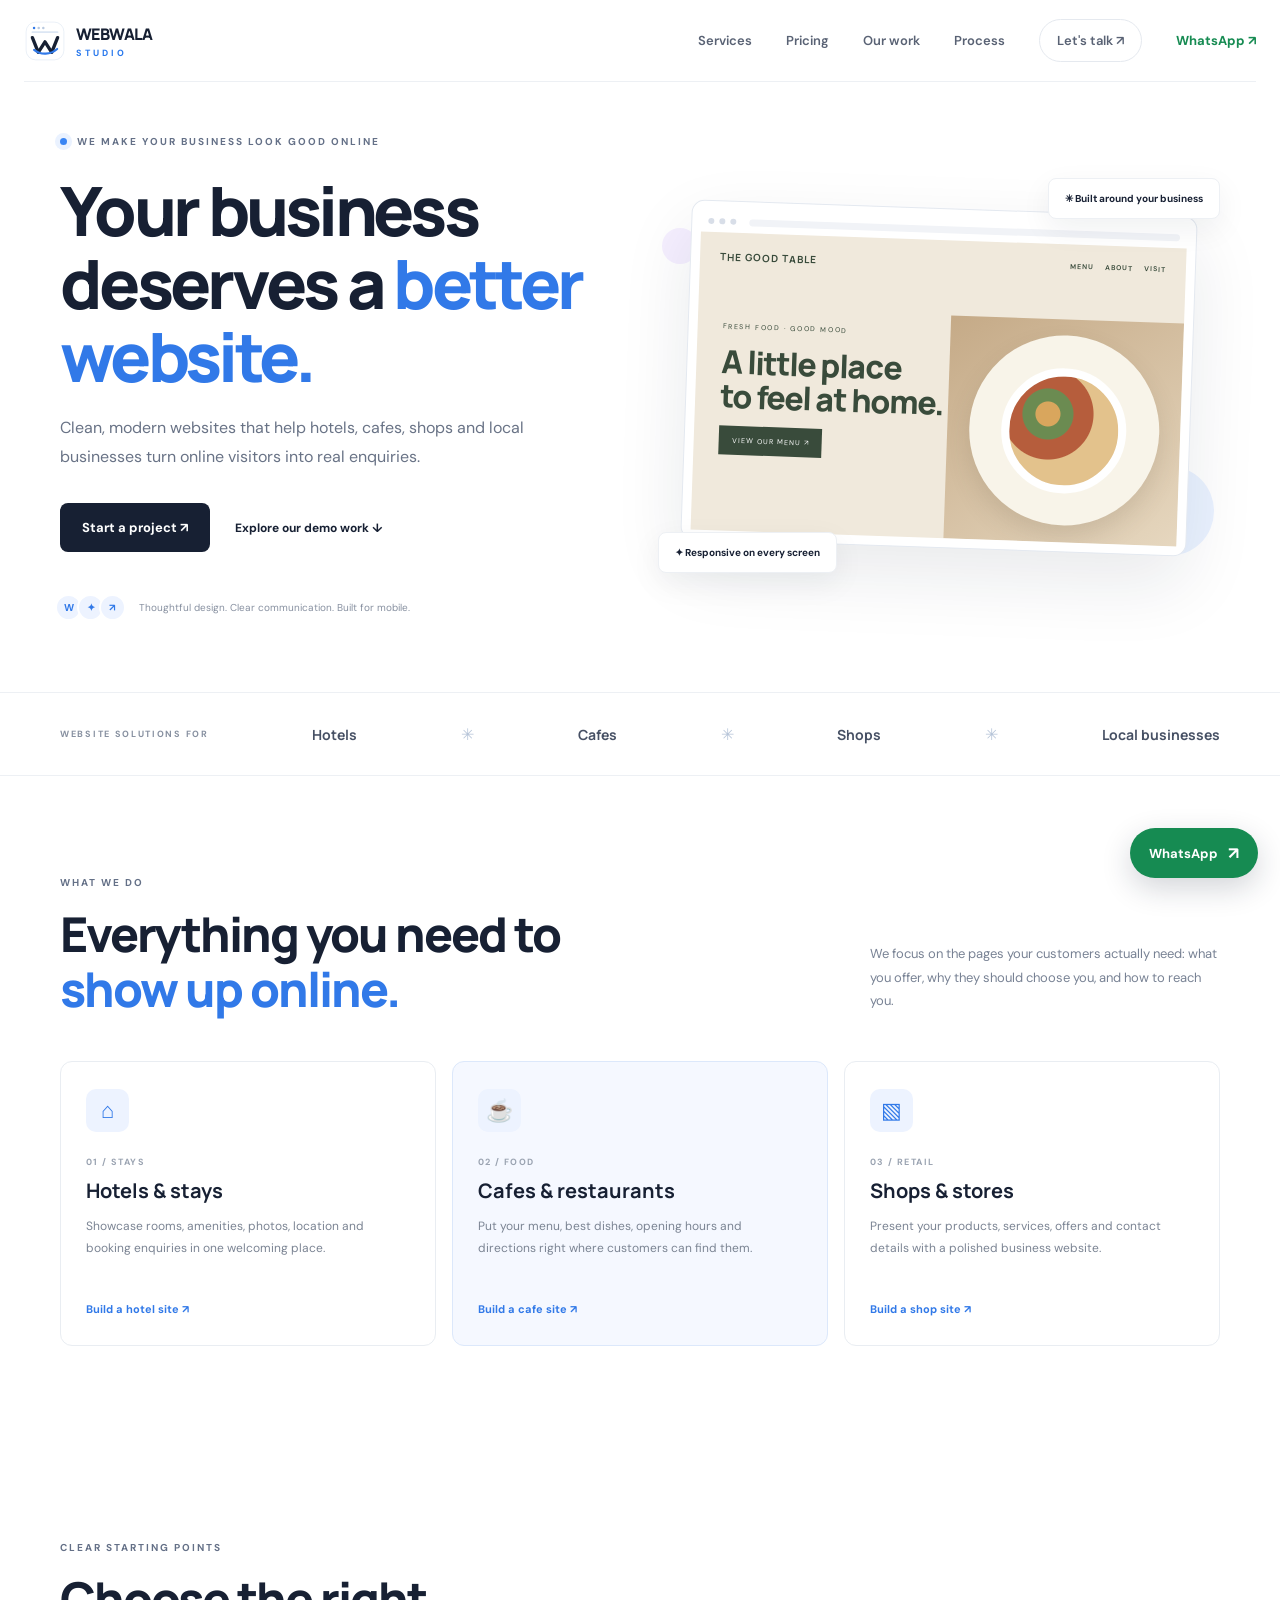
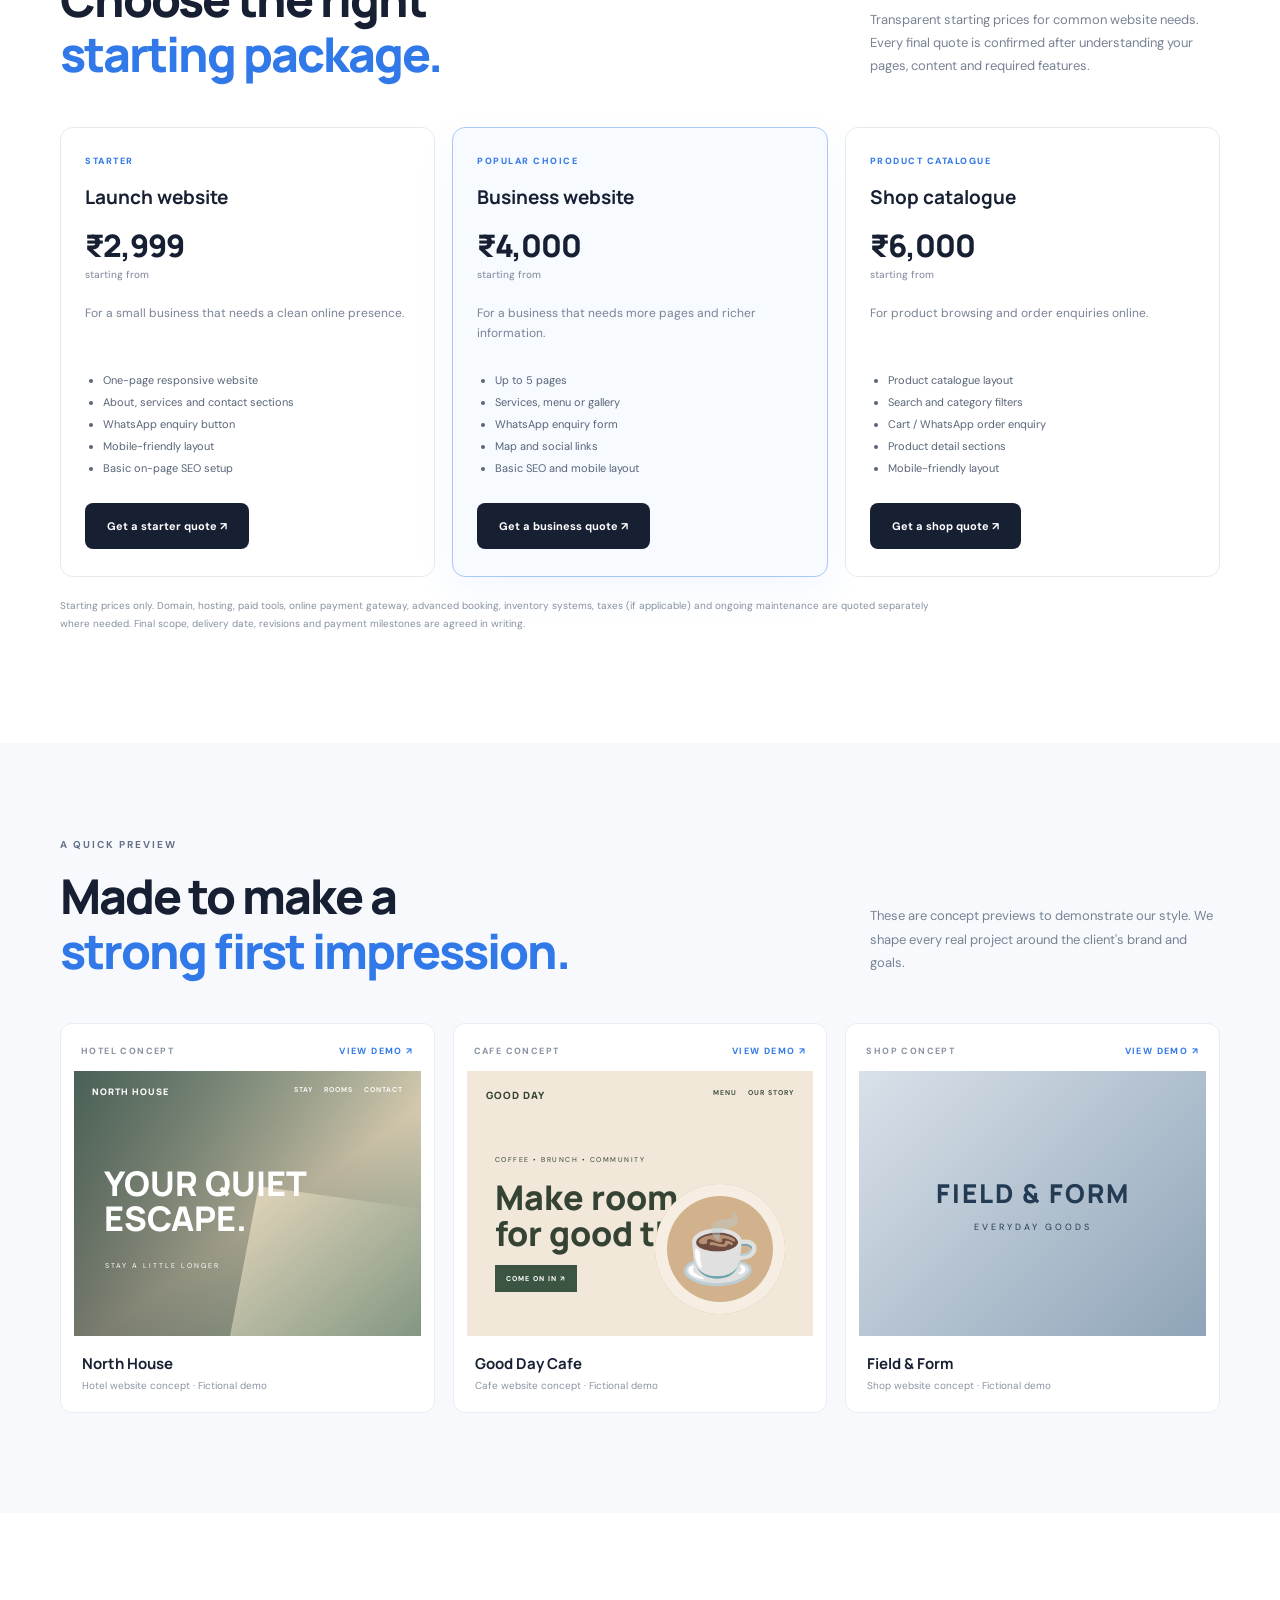
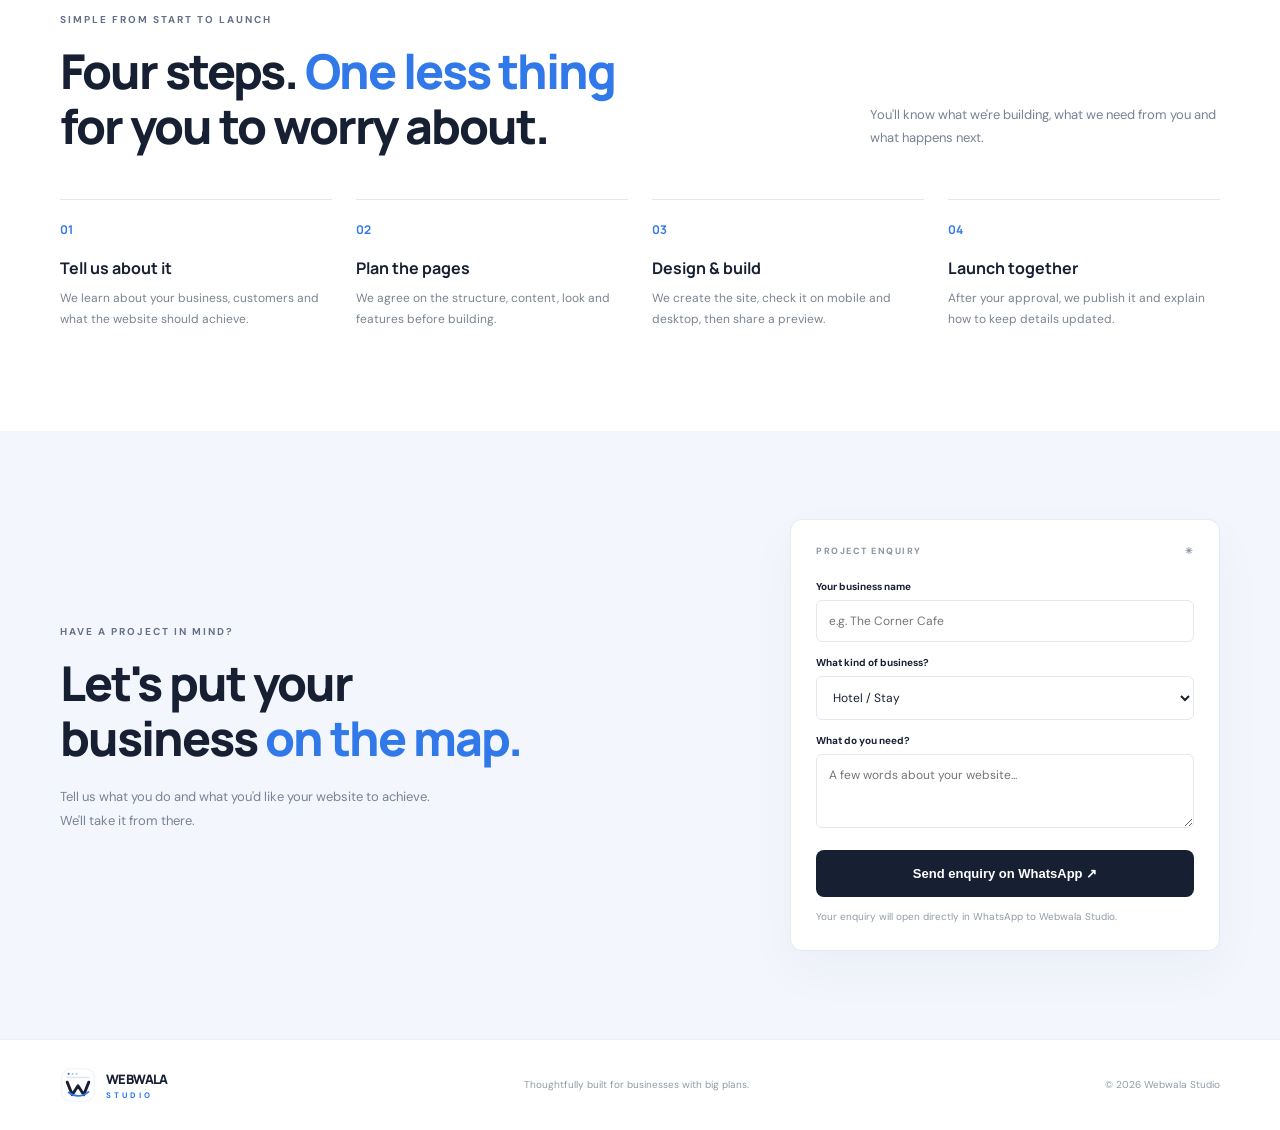
<file: index.html>
<!doctype html>
<html lang="en">
<head>
  <meta charset="utf-8">
  <meta name="viewport" content="width=device-width, initial-scale=1">
  <meta name="theme-color" content="#ffffff">
  <meta name="description" content="Webwala Studio builds clean, modern websites for hotels, cafes, shops and growing businesses.">
  <title>Webwala Studio — Websites for Businesses</title>
  <link rel="icon" href="assets/logo.svg" type="image/svg+xml">
  <link rel="preconnect" href="https://fonts.googleapis.com">
  <link rel="preconnect" href="https://fonts.gstatic.com" crossorigin>
  <link href="https://fonts.googleapis.com/css2?family=DM+Sans:wght@400;500;600;700&family=Manrope:wght@400;500;600;700;800&display=swap" rel="stylesheet">
  <link rel="stylesheet" href="styles.css">
</head>
<body>
<header class="site-header">
  <a class="brand" href="#home"><img src="assets/logo.svg" alt="" width="42" height="42"><span>WEBWALA <small>STUDIO</small></span></a>
  <button class="menu-toggle" aria-label="Toggle menu" aria-expanded="false">☰</button>
  <nav class="nav"><a href="#services">Services</a><a href="#pricing">Pricing</a><a href="#work">Our work</a><a href="#process">Process</a><a href="#contact" class="nav-cta">Let's talk ↗</a><a class="nav-whatsapp" href="https://wa.me/919561954073" target="_blank" rel="noopener">WhatsApp ↗</a></nav>
</header>
<main id="home">
<section class="hero section-wrap">
  <div class="hero-copy"><div class="eyebrow"><i></i> WE MAKE YOUR BUSINESS LOOK GOOD ONLINE</div>
    <h1>Your business deserves a <span>better website.</span></h1>
    <p class="hero-lead">Clean, modern websites that help hotels, cafes, shops and local businesses turn online visitors into real enquiries.</p>
    <div class="hero-actions"><a class="button button-dark" href="#contact">Start a project ↗</a><a class="text-link" href="#work">Explore our demo work ↓</a></div>
    <div class="hero-proof"><div class="avatars"><b>W</b><b>✦</b><b>↗</b></div><span>Thoughtful design. Clear communication. Built for mobile.</span></div>
  </div>
  <div class="hero-art"><div class="float-tag tag-top">✳ Built around your business</div><div class="browser-card"><div class="browser-top"><span></span><span></span><span></span><i></i></div><div class="mock-site"><div class="mock-nav"><b>THE GOOD TABLE</b><span>MENU　 ABOUT　 VISIT</span></div><div class="mock-content"><small>FRESH FOOD · GOOD MOOD</small><strong>A little place<br>to feel at home.</strong><div class="mock-pill">VIEW OUR MENU ↗</div></div><div class="mock-food"><div class="plate"><div class="food"></div></div></div></div></div><div class="float-tag tag-bottom">✦ Responsive on every screen</div><div class="art-dot dot-one"></div><div class="art-dot dot-two"></div></div>
</section>
<section class="trust-strip"><div class="section-wrap trust-inner"><span>WEBSITE SOLUTIONS FOR</span><b>Hotels</b><i>✳</i><b>Cafes</b><i>✳</i><b>Shops</b><i>✳</i><b>Local businesses</b></div></section>
<section class="section section-wrap" id="services"><div class="section-heading"><div><div class="eyebrow">WHAT WE DO</div><h2>Everything you need to<br><span>show up online.</span></h2></div><p>We focus on the pages your customers actually need: what you offer, why they should choose you, and how to reach you.</p></div>
<div class="service-grid">
<article class="service-card"><div class="service-icon">⌂</div><div class="card-number">01 / STAYS</div><h3>Hotels & stays</h3><p>Showcase rooms, amenities, photos, location and booking enquiries in one welcoming place.</p><a href="#contact">Build a hotel site ↗</a></article>
<article class="service-card featured"><div class="service-icon">☕</div><div class="card-number">02 / FOOD</div><h3>Cafes & restaurants</h3><p>Put your menu, best dishes, opening hours and directions right where customers can find them.</p><a href="#contact">Build a cafe site ↗</a></article>
<article class="service-card"><div class="service-icon">▧</div><div class="card-number">03 / RETAIL</div><h3>Shops & stores</h3><p>Present your products, services, offers and contact details with a polished business website.</p><a href="#contact">Build a shop site ↗</a></article>
</div></section>
<section class="pricing-section section section-wrap" id="pricing"><div class="section-heading"><div><div class="eyebrow">CLEAR STARTING POINTS</div><h2>Choose the right<br><span>starting package.</span></h2></div><p>Transparent starting prices for common website needs. Every final quote is confirmed after understanding your pages, content and required features.</p></div><div class="pricing-grid">
<article class="price-card"><span class="price-label">STARTER</span><h3>Launch website</h3><div class="price-amount">₹2,999 <small>starting from</small></div><p>For a small business that needs a clean online presence.</p><ul><li>One-page responsive website</li><li>About, services and contact sections</li><li>WhatsApp enquiry button</li><li>Mobile-friendly layout</li><li>Basic on-page SEO setup</li></ul><a class="button button-dark" href="#contact">Get a starter quote ↗</a></article>
<article class="price-card price-featured"><span class="price-label">POPULAR CHOICE</span><h3>Business website</h3><div class="price-amount">₹4,000 <small>starting from</small></div><p>For a business that needs more pages and richer information.</p><ul><li>Up to 5 pages</li><li>Services, menu or gallery</li><li>WhatsApp enquiry form</li><li>Map and social links</li><li>Basic SEO and mobile layout</li></ul><a class="button button-dark" href="#contact">Get a business quote ↗</a></article>
<article class="price-card"><span class="price-label">PRODUCT CATALOGUE</span><h3>Shop catalogue</h3><div class="price-amount">₹6,000 <small>starting from</small></div><p>For product browsing and order enquiries online.</p><ul><li>Product catalogue layout</li><li>Search and category filters</li><li>Cart / WhatsApp order enquiry</li><li>Product detail sections</li><li>Mobile-friendly layout</li></ul><a class="button button-dark" href="#contact">Get a shop quote ↗</a></article></div><p class="pricing-note">Starting prices only. Domain, hosting, paid tools, online payment gateway, advanced booking, inventory systems, taxes (if applicable) and ongoing maintenance are quoted separately where needed. Final scope, delivery date, revisions and payment milestones are agreed in writing.</p></section>
<section class="work-section" id="work"><div class="section section-wrap"><div class="section-heading"><div><div class="eyebrow">A QUICK PREVIEW</div><h2>Made to make a<br><span>strong first impression.</span></h2></div><p>These are concept previews to demonstrate our style. We shape every real project around the client's brand and goals.</p></div>
<div class="work-grid"><article class="work-card"><a href="hotel-demo.html" aria-label="Open hotel website demo"><div class="work-label">HOTEL CONCEPT <span>VIEW DEMO ↗</span></div><div class="hotel-preview"><div class="preview-nav">NORTH HOUSE <small>STAY　 ROOMS　 CONTACT</small></div><div class="hotel-scene"><span>YOUR QUIET<br>ESCAPE.</span><small>STAY A LITTLE LONGER</small></div></div><h3>North House <small>Hotel website concept · Fictional demo</small></h3></a></article>
<article class="work-card"><a href="cafe-demo.html" aria-label="Open cafe website demo"><div class="work-label">CAFE CONCEPT <span>VIEW DEMO ↗</span></div><div class="cafe-preview"><div class="cafe-top">GOOD DAY <small>MENU　 OUR STORY</small></div><div class="cafe-center"><small>COFFEE • BRUNCH • COMMUNITY</small><strong>Make room<br>for good things.</strong><b>COME ON IN ↗</b></div><div class="coffee-cup">☕</div></div><h3>Good Day Cafe <small>Cafe website concept · Fictional demo</small></h3></a></article><article class="work-card"><a href="shop-demo.html" aria-label="Open shop website demo"><div class="work-label">SHOP CONCEPT <span>VIEW DEMO ↗</span></div><div class="hotel-preview" style="background:linear-gradient(135deg,#d9e1e9,#8fa4b8);display:grid;place-items:center;color:#243b54"><div style="text-align:center"><div style="font:800 26px Manrope;letter-spacing:2px">FIELD & FORM</div><div style="font-size:9px;letter-spacing:3px;margin-top:10px">EVERYDAY GOODS</div></div></div><h3>Field & Form <small>Shop website concept · Fictional demo</small></h3></a></article></div>
</div></section>
<section class="section section-wrap" id="process"><div class="section-heading"><div><div class="eyebrow">SIMPLE FROM START TO LAUNCH</div><h2>Four steps. <span>One less thing</span><br>for you to worry about.</h2></div><p>You'll know what we're building, what we need from you and what happens next.</p></div>
<div class="process-grid"><div><b>01</b><h3>Tell us about it</h3><p>We learn about your business, customers and what the website should achieve.</p></div><div><b>02</b><h3>Plan the pages</h3><p>We agree on the structure, content, look and features before building.</p></div><div><b>03</b><h3>Design & build</h3><p>We create the site, check it on mobile and desktop, then share a preview.</p></div><div><b>04</b><h3>Launch together</h3><p>After your approval, we publish it and explain how to keep details updated.</p></div></div></section>
<section class="contact-section" id="contact"><div class="section-wrap contact-inner"><div><div class="eyebrow">HAVE A PROJECT IN MIND?</div><h2>Let's put your<br>business <span>on the map.</span></h2><p>Tell us what you do and what you'd like your website to achieve. We'll take it from there.</p></div><div class="contact-panel"><div class="contact-top"><span>PROJECT ENQUIRY</span><span>✳</span></div><label for="business">Your business name</label><input id="business" placeholder="e.g. The Corner Cafe"><label for="type">What kind of business?</label><select id="type"><option>Hotel / Stay</option><option>Cafe / Restaurant</option><option>Shop / Store</option><option>Other business</option></select><label for="needs">What do you need?</label><textarea id="needs" rows="3" placeholder="A few words about your website..."></textarea><button class="button button-dark full" id="send-whatsapp">Send enquiry on WhatsApp ↗</button><p class="form-note" id="form-note">Your enquiry will open directly in WhatsApp to Webwala Studio.</p></div></div></section>
</main>
<a class="whatsapp-float" href="https://wa.me/919561954073?text=Hello%20Webwala%20Studio!%20I%20need%20a%20website." target="_blank" rel="noopener" aria-label="Chat with Webwala Studio on WhatsApp">WhatsApp <span>↗</span></a>
<footer class="footer"><div class="section-wrap footer-inner"><a class="brand" href="#home"><img src="assets/logo.svg" alt="" width="36" height="36"><span>WEBWALA <small>STUDIO</small></span></a><span>Thoughtfully built for businesses with big plans.</span><span>© <span id="year"></span> Webwala Studio</span></div></footer>
<script src="script.js"></script>
</body></html>
</file>
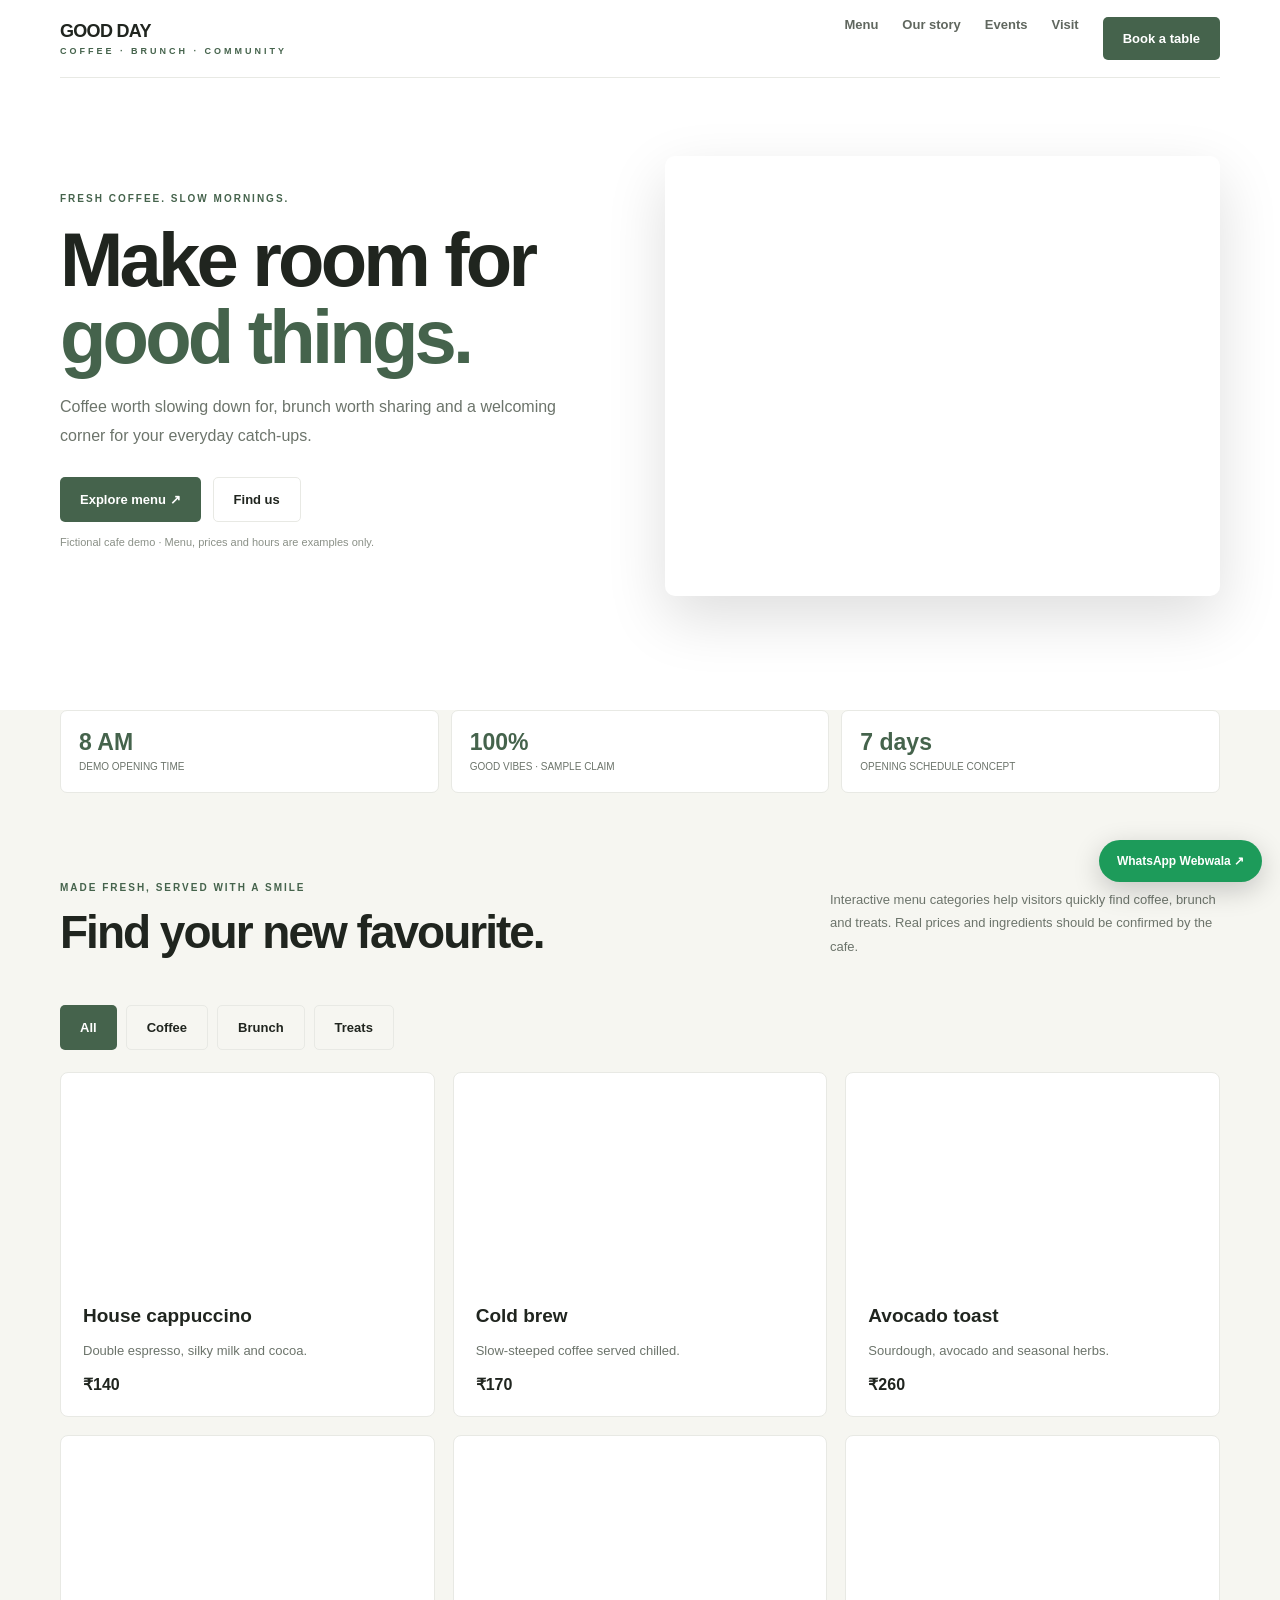
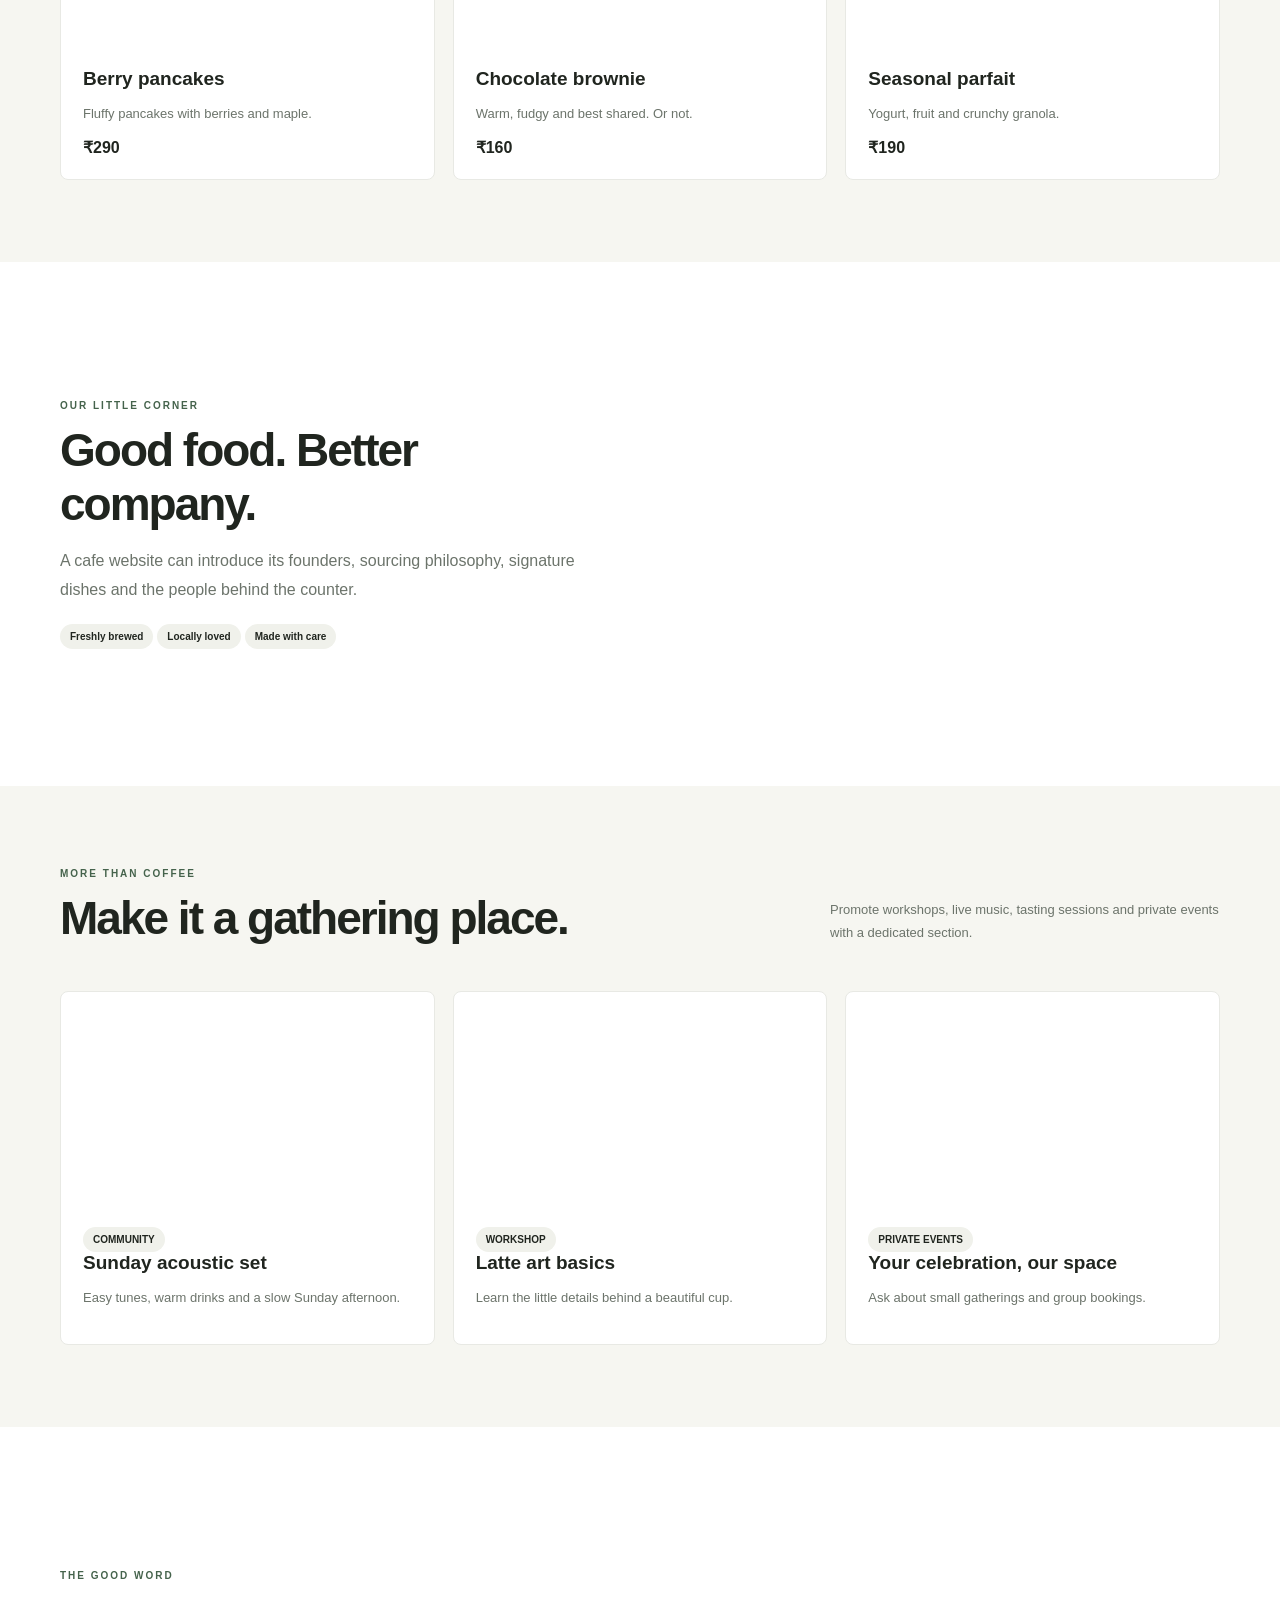
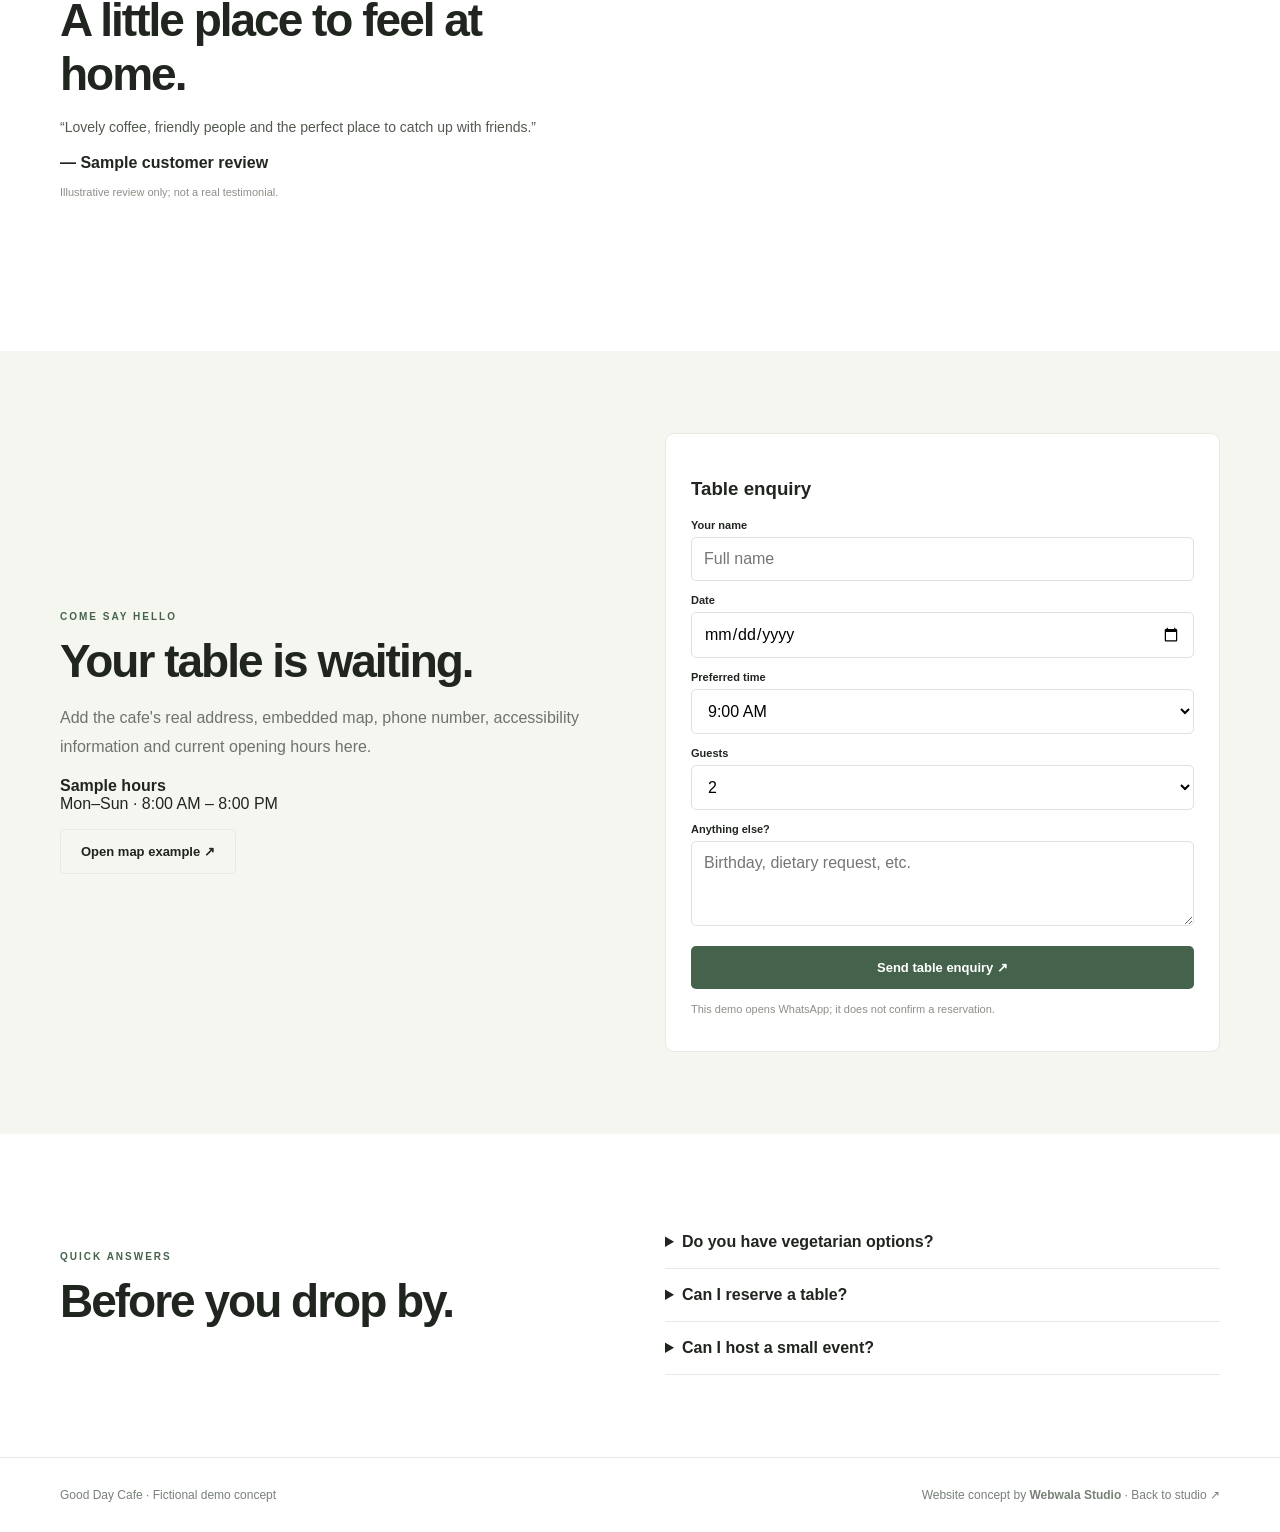
<file: cafe-demo.html>
<!doctype html><html lang="en"><head><meta charset="utf-8"><meta name="viewport" content="width=device-width,initial-scale=1"><meta name="description" content="Good Day Cafe website concept with searchable menu, table enquiries, events and location details."><title>Good Day Cafe | Webwala Studio Demo</title><style>
:root{--ink:#20251f;--muted:#6c746b;--line:#e8e9e4;--paper:#fff;--soft:#f6f6f1;--accent:#45634c}*{box-sizing:border-box}html{scroll-behavior:smooth;scroll-padding-top:85px}body{margin:0;color:var(--ink);font-family:Arial,sans-serif;background:var(--paper)}a{color:inherit;text-decoration:none}button,input,select,textarea{font:inherit}.wrap{width:min(1160px,calc(100% - 42px));margin:auto}.bar{height:78px;display:flex;align-items:center;justify-content:space-between;border-bottom:1px solid var(--line);position:sticky;top:0;background:#ffffffed;backdrop-filter:blur(12px);z-index:10}.brand{font-size:18px;font-weight:900;letter-spacing:-.7px}.brand small{display:block;font-size:9px;letter-spacing:3px;color:var(--accent);margin-top:4px}nav{display:flex;gap:24px;font-size:13px;font-weight:700;color:#60675f}nav a:hover{color:var(--accent)}.btn{display:inline-flex;align-items:center;justify-content:center;background:var(--accent);color:white;padding:14px 20px;border:0;border-radius:5px;font-size:13px;font-weight:800;cursor:pointer}.btn:hover{filter:brightness(.9)}.outline{background:transparent;color:var(--ink);border:1px solid var(--line)}.hero{padding:78px 0 84px;display:grid;grid-template-columns:1fr 1fr;gap:50px;align-items:center}.eyebrow{font-size:10px;letter-spacing:2px;font-weight:800;color:var(--accent)}h1,h2,h3{font-family:Arial,sans-serif}h1{font-size:clamp(42px,6vw,76px);line-height:1.01;letter-spacing:-3.8px;margin:18px 0}.lead{font-size:16px;line-height:1.8;color:var(--muted);max-width:520px}.hero-img{height:440px;border-radius:10px;background-size:cover;background-position:center;box-shadow:0 22px 60px #0002}.hero-actions{display:flex;gap:12px;flex-wrap:wrap;margin-top:26px}.section{padding:82px 0}.soft{background:var(--soft)}.heading{display:flex;justify-content:space-between;gap:30px;align-items:end;margin-bottom:34px}.heading h2,.split h2{font-size:clamp(30px,4vw,46px);letter-spacing:-2px;margin:12px 0}.heading p{max-width:390px;color:var(--muted);font-size:13px;line-height:1.8}.grid{display:grid;grid-template-columns:repeat(3,1fr);gap:18px}.card{background:#fff;border:1px solid var(--line);border-radius:8px;overflow:hidden}.card-pad{padding:22px}.card h3{margin:0 0 9px;font-size:19px}.card p{font-size:13px;line-height:1.7;color:var(--muted)}.card-img{height:210px;background-size:cover;background-position:center}.pill{display:inline-block;padding:7px 10px;border-radius:30px;background:#f0f1eb;font-size:10px;font-weight:800;margin:3px 4px 0 0}.split{display:grid;grid-template-columns:1fr 1fr;gap:50px;align-items:center}.photo{height:360px;border-radius:9px;background-size:cover;background-position:center}.stats{display:grid;grid-template-columns:repeat(3,1fr);gap:12px;margin-top:30px}.stat{padding:18px;background:#fff;border:1px solid var(--line);border-radius:7px}.stat b{display:block;font-size:23px;color:var(--accent)}.stat span{font-size:10px;color:var(--muted)}.quote{font-size:14px;line-height:1.8;color:#525a50}.form{background:#fff;border:1px solid var(--line);border-radius:9px;padding:25px}.form label{display:block;font-size:11px;font-weight:800;margin:13px 0 6px}.form input,.form select,.form textarea{width:100%;padding:12px;border:1px solid #dfe2dc;border-radius:5px;background:#fff}.form textarea{min-height:85px}.form .btn{width:100%;margin-top:16px}.faq details{border-bottom:1px solid var(--line);padding:17px 0}.faq summary{font-weight:800;cursor:pointer}.faq p{font-size:13px;line-height:1.7;color:var(--muted)}.gallery{display:grid;grid-template-columns:1.2fr 1fr 1fr;gap:12px}.gallery div{height:210px;background-size:cover;background-position:center;border-radius:7px}.footer{padding:30px 0;border-top:1px solid var(--line);font-size:12px;color:#788078}.footer .wrap{display:flex;justify-content:space-between;gap:20px;flex-wrap:wrap}.float{position:fixed;right:18px;bottom:18px;z-index:12;background:#1d9b5a;color:#fff;border-radius:30px;padding:14px 18px;font-weight:800;font-size:12px;box-shadow:0 8px 28px #0003}.note{font-size:11px;color:#8a9087;margin-top:14px}
@media(max-width:760px){nav{gap:11px;font-size:10px;flex-wrap:wrap;justify-content:flex-end}.bar{height:auto;min-height:72px;gap:12px}.hero,.split{grid-template-columns:1fr}.hero{padding:48px 0}.hero-img{height:290px}.grid{grid-template-columns:1fr 1fr}.section{padding:58px 0}.heading{display:block}.gallery{grid-template-columns:1fr 1fr}.gallery div{height:150px}.stats{grid-template-columns:1fr 1fr}h1{font-size:48px}}
@media(max-width:480px){.wrap{width:calc(100% - 30px)}.grid{grid-template-columns:1fr}.hero-img{height:250px}.gallery{grid-template-columns:1fr 1fr}.gallery div:first-child{grid-column:span 2}.section{padding:48px 0}.btn{padding:13px 15px}}
</style></head><body>
<header class="wrap bar"><a class="brand" href="#">GOOD DAY<small>COFFEE · BRUNCH · COMMUNITY</small></a><nav><a href="#menu">Menu</a><a href="#story">Our story</a><a href="#events">Events</a><a href="#visit">Visit</a><a class="btn" href="#reserve">Book a table</a></nav></header>
<main><section class="wrap hero"><div><div class="eyebrow">FRESH COFFEE. SLOW MORNINGS.</div><h1>Make room for <span style="color:var(--accent)">good things.</span></h1><p class="lead">Coffee worth slowing down for, brunch worth sharing and a welcoming corner for your everyday catch-ups.</p><div class="hero-actions"><a class="btn" href="#menu">Explore menu ↗</a><a class="btn outline" href="#visit">Find us</a></div><p class="note">Fictional cafe demo · Menu, prices and hours are examples only.</p></div><div class="hero-img" style="background-image:url('https://images.unsplash.com/photo-1495474472287-4d71bcdd2085?auto=format&fit=crop&w=1400&q=85')"></div></section>
<section class="soft"><div class="wrap stats"><div class="stat"><b>8 AM</b><span>DEMO OPENING TIME</span></div><div class="stat"><b>100%</b><span>GOOD VIBES · SAMPLE CLAIM</span></div><div class="stat"><b>7 days</b><span>OPENING SCHEDULE CONCEPT</span></div></div></section>
<section id="menu" class="section soft"><div class="wrap"><div class="heading"><div><div class="eyebrow">MADE FRESH, SERVED WITH A SMILE</div><h2>Find your new favourite.</h2></div><p>Interactive menu categories help visitors quickly find coffee, brunch and treats. Real prices and ingredients should be confirmed by the cafe.</p></div><div style="display:flex;gap:9px;flex-wrap:wrap;margin-bottom:22px"><button class="btn filter" data-cat="all">All</button><button class="btn outline filter" data-cat="coffee">Coffee</button><button class="btn outline filter" data-cat="brunch">Brunch</button><button class="btn outline filter" data-cat="treats">Treats</button></div><div class="grid" id="menuGrid">
<article class="card menu-item" data-cat="coffee"><div class="card-img" style="background-image:url('https://images.unsplash.com/photo-1534778101976-6289793447c4?auto=format&fit=crop&w=800&q=80')"></div><div class="card-pad"><h3>House cappuccino</h3><p>Double espresso, silky milk and cocoa.</p><b>₹140</b></div></article>
<article class="card menu-item" data-cat="coffee"><div class="card-img" style="background-image:url('https://images.unsplash.com/photo-1517701604599-bb29b565090c?auto=format&fit=crop&w=800&q=80')"></div><div class="card-pad"><h3>Cold brew</h3><p>Slow-steeped coffee served chilled.</p><b>₹170</b></div></article>
<article class="card menu-item" data-cat="brunch"><div class="card-img" style="background-image:url('https://images.unsplash.com/photo-1525351484163-7529414344d8?auto=format&fit=crop&w=800&q=80')"></div><div class="card-pad"><h3>Avocado toast</h3><p>Sourdough, avocado and seasonal herbs.</p><b>₹260</b></div></article>
<article class="card menu-item" data-cat="brunch"><div class="card-img" style="background-image:url('https://images.unsplash.com/photo-1533089860892-a7c6f0a88666?auto=format&fit=crop&w=800&q=80')"></div><div class="card-pad"><h3>Berry pancakes</h3><p>Fluffy pancakes with berries and maple.</p><b>₹290</b></div></article>
<article class="card menu-item" data-cat="treats"><div class="card-img" style="background-image:url('https://images.unsplash.com/photo-1606313564200-e75d5e30476c?auto=format&fit=crop&w=800&q=80')"></div><div class="card-pad"><h3>Chocolate brownie</h3><p>Warm, fudgy and best shared. Or not.</p><b>₹160</b></div></article>
<article class="card menu-item" data-cat="treats"><div class="card-img" style="background-image:url('https://images.unsplash.com/photo-1488477181946-6428a0291777?auto=format&fit=crop&w=800&q=80')"></div><div class="card-pad"><h3>Seasonal parfait</h3><p>Yogurt, fruit and crunchy granola.</p><b>₹190</b></div></article></div></div></section>
<section id="story" class="section"><div class="wrap split"><div><div class="eyebrow">OUR LITTLE CORNER</div><h2>Good food. Better company.</h2><p class="lead">A cafe website can introduce its founders, sourcing philosophy, signature dishes and the people behind the counter.</p><span class="pill">Freshly brewed</span><span class="pill">Locally loved</span><span class="pill">Made with care</span></div><div class="photo" style="background-image:url('https://images.unsplash.com/photo-1445116572660-236099ec97a0?auto=format&fit=crop&w=1100&q=85')"></div></div></section>
<section id="events" class="section soft"><div class="wrap"><div class="heading"><div><div class="eyebrow">MORE THAN COFFEE</div><h2>Make it a gathering place.</h2></div><p>Promote workshops, live music, tasting sessions and private events with a dedicated section.</p></div><div class="grid"><article class="card"><div class="card-img" style="background-image:url('https://images.unsplash.com/photo-1511795409834-ef04bbd61622?auto=format&fit=crop&w=900&q=80')"></div><div class="card-pad"><span class="pill">COMMUNITY</span><h3>Sunday acoustic set</h3><p>Easy tunes, warm drinks and a slow Sunday afternoon.</p></div></article><article class="card"><div class="card-img" style="background-image:url('https://images.unsplash.com/photo-1511988617509-a57c8a288659?auto=format&fit=crop&w=900&q=80')"></div><div class="card-pad"><span class="pill">WORKSHOP</span><h3>Latte art basics</h3><p>Learn the little details behind a beautiful cup.</p></div></article><article class="card"><div class="card-img" style="background-image:url('https://images.unsplash.com/photo-1517248135467-4c7edcad34c4?auto=format&fit=crop&w=900&q=80')"></div><div class="card-pad"><span class="pill">PRIVATE EVENTS</span><h3>Your celebration, our space</h3><p>Ask about small gatherings and group bookings.</p></div></article></div></div></section>
<section class="section"><div class="wrap split"><div><div class="eyebrow">THE GOOD WORD</div><h2>A little place to feel at home.</h2><p class="quote">“Lovely coffee, friendly people and the perfect place to catch up with friends.”</p><b>— Sample customer review</b><p class="note">Illustrative review only; not a real testimonial.</p></div><div class="photo" style="background-image:url('https://images.unsplash.com/photo-1554118811-1e0d58224f24?auto=format&fit=crop&w=1100&q=85')"></div></div></section>
<section id="visit" class="section soft"><div class="wrap split"><div><div class="eyebrow">COME SAY HELLO</div><h2>Your table is waiting.</h2><p class="lead">Add the cafe's real address, embedded map, phone number, accessibility information and current opening hours here.</p><p><b>Sample hours</b><br>Mon–Sun · 8:00 AM – 8:00 PM</p><a class="btn outline" href="https://maps.google.com/?q=cafe" target="_blank" rel="noopener">Open map example ↗</a></div><form class="form" id="reserve"><h3>Table enquiry</h3><label>Your name</label><input id="rname" required placeholder="Full name"><label>Date</label><input id="rdate" type="date" required><label>Preferred time</label><select id="rtime"><option>9:00 AM</option><option>11:00 AM</option><option>1:00 PM</option><option>4:00 PM</option><option>6:00 PM</option></select><label>Guests</label><select id="rguests"><option>1</option><option selected>2</option><option>3</option><option>4</option><option>5+</option></select><label>Anything else?</label><textarea id="rnote" placeholder="Birthday, dietary request, etc."></textarea><button class="btn" type="submit">Send table enquiry ↗</button><p class="note">This demo opens WhatsApp; it does not confirm a reservation.</p></form></div></section>
<section class="section"><div class="wrap split"><div><div class="eyebrow">QUICK ANSWERS</div><h2>Before you drop by.</h2></div><div class="faq"><details><summary>Do you have vegetarian options?</summary><p>This sample menu includes vegetarian items. A real cafe should list accurate dietary and allergen information.</p></details><details><summary>Can I reserve a table?</summary><p>Use the enquiry form to send your preferred date, time and group size. The cafe confirms separately.</p></details><details><summary>Can I host a small event?</summary><p>Yes, the demo includes an event enquiry concept. Actual capacity and terms depend on the venue.</p></details></div></div></section></main>
<a class="float" href="https://wa.me/919561954073?text=Hello%20Webwala%20Studio%2C%20I%20want%20a%20cafe%20website%20like%20this.">WhatsApp Webwala ↗</a><footer class="footer"><div class="wrap"><span>Good Day Cafe · Fictional demo concept</span><span>Website concept by <b>Webwala Studio</b> · <a href="index.html">Back to studio ↗</a></span></div></footer>
<script>document.querySelectorAll('.filter').forEach(btn=>btn.addEventListener('click',()=>{document.querySelectorAll('.filter').forEach(x=>{x.classList.add('outline')});btn.classList.remove('outline');document.querySelectorAll('.menu-item').forEach(card=>card.hidden=btn.dataset.cat!=='all'&&card.dataset.cat!==btn.dataset.cat)}));document.getElementById('reserve').addEventListener('submit',e=>{e.preventDefault();const msg='Hello Webwala Studio! I want a cafe website like this demo.\nName: '+rname.value+'\nDate: '+rdate.value+'\nTime: '+rtime.value+'\nGuests: '+rguests.value+'\nNotes: '+rnote.value;location.href='https://wa.me/919561954073?text='+encodeURIComponent(msg)});</script></body></html>
</file>
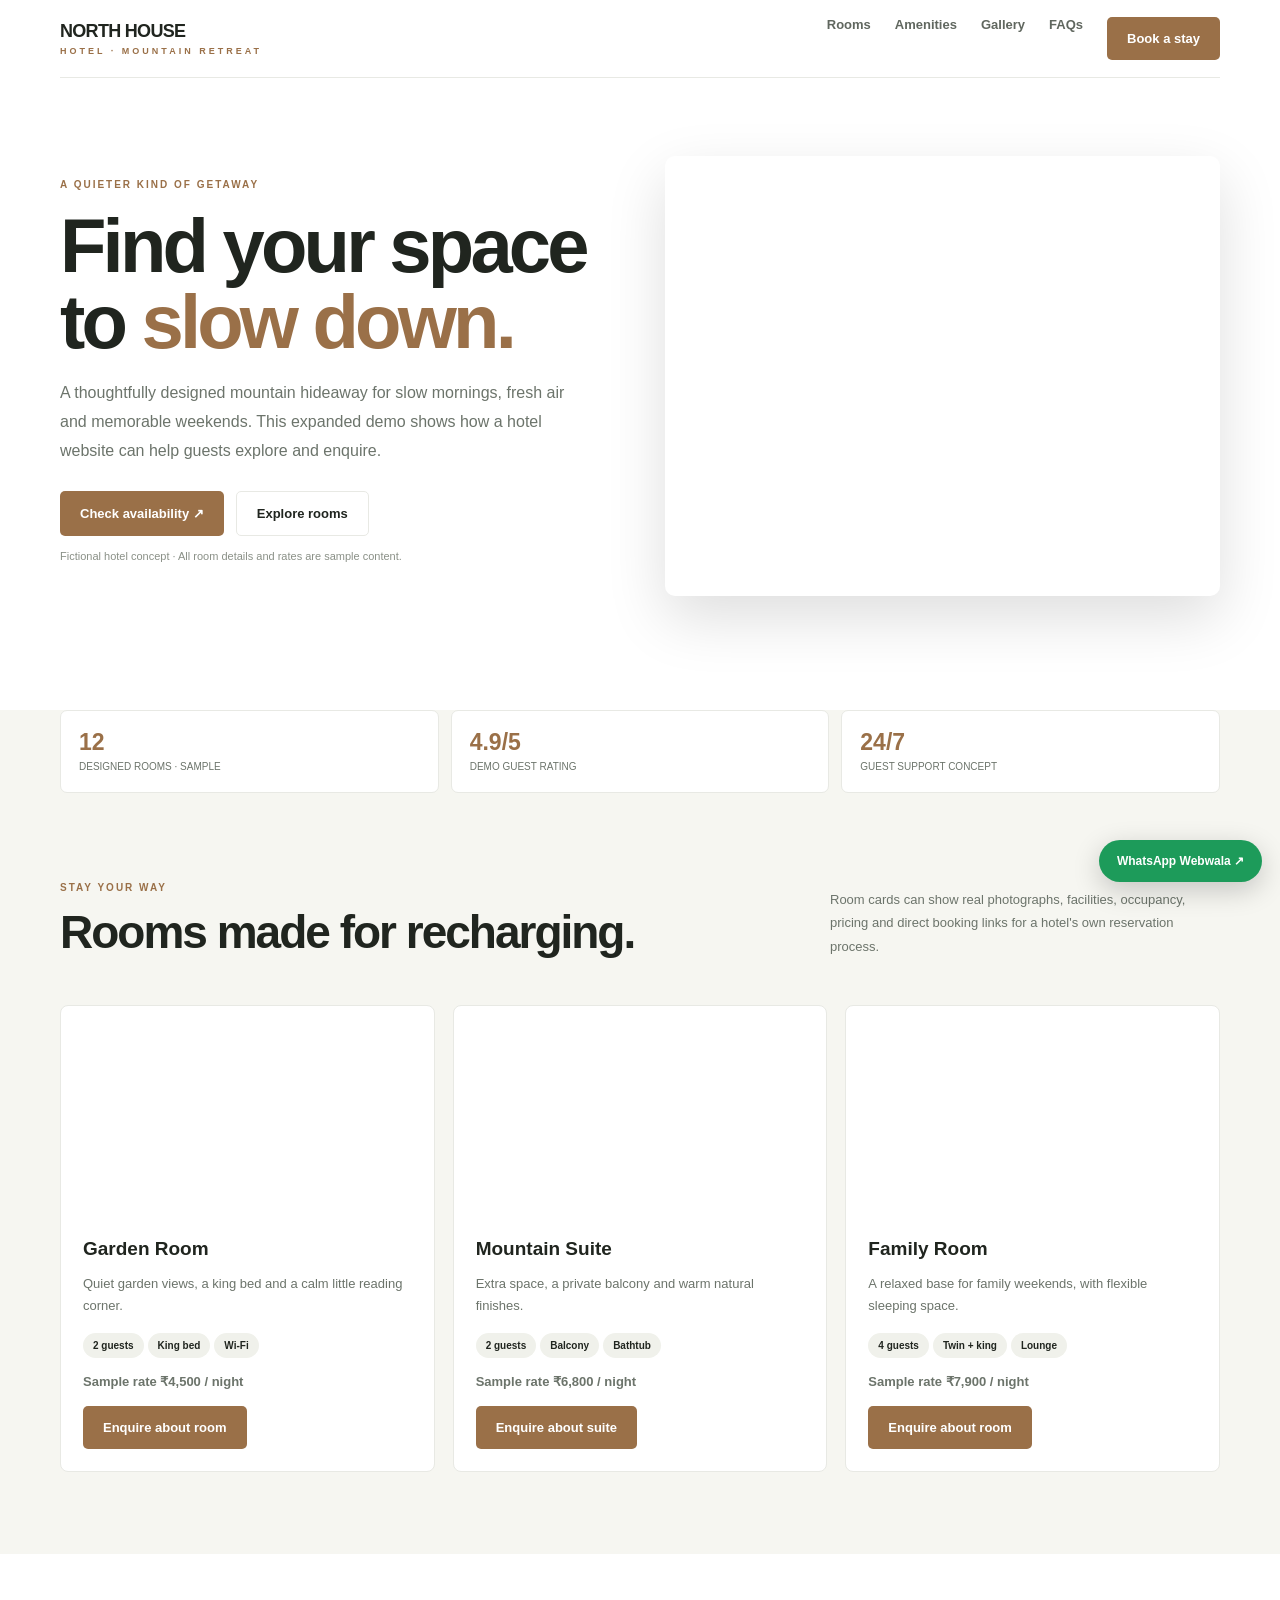
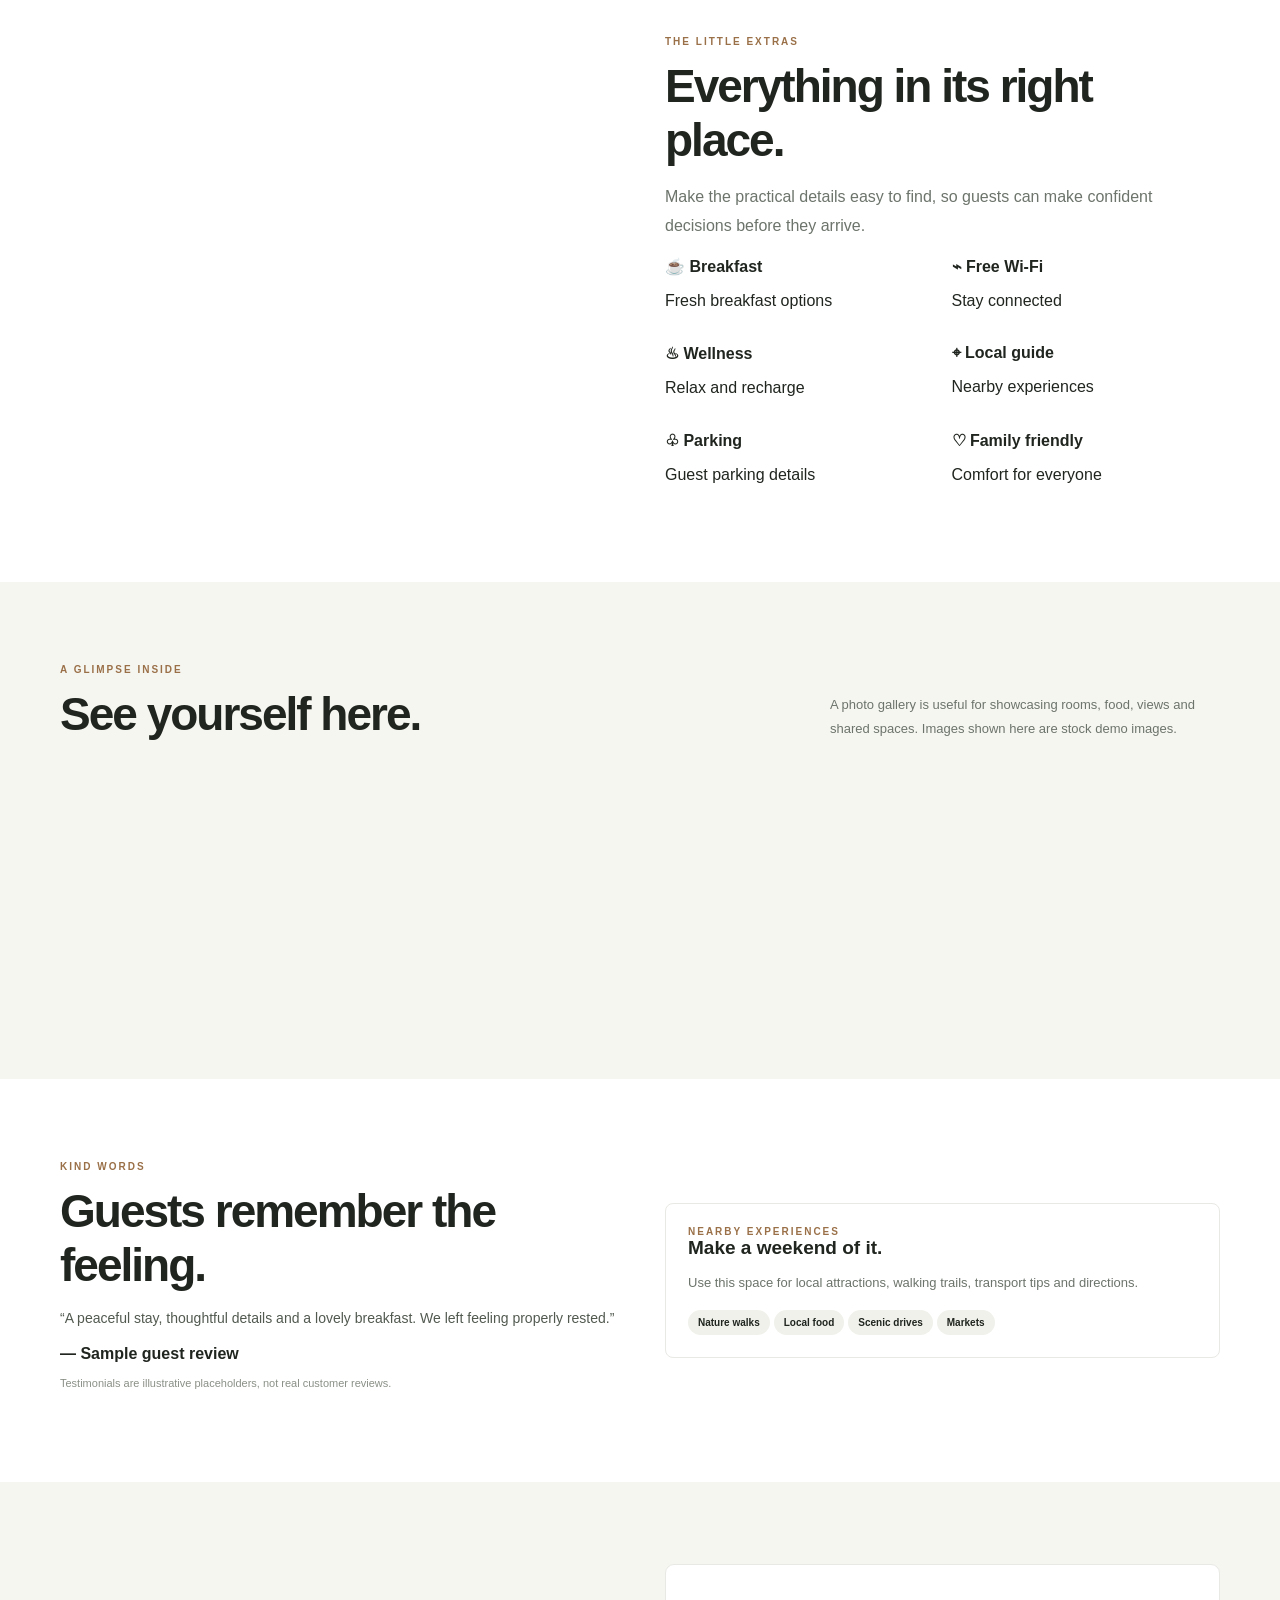
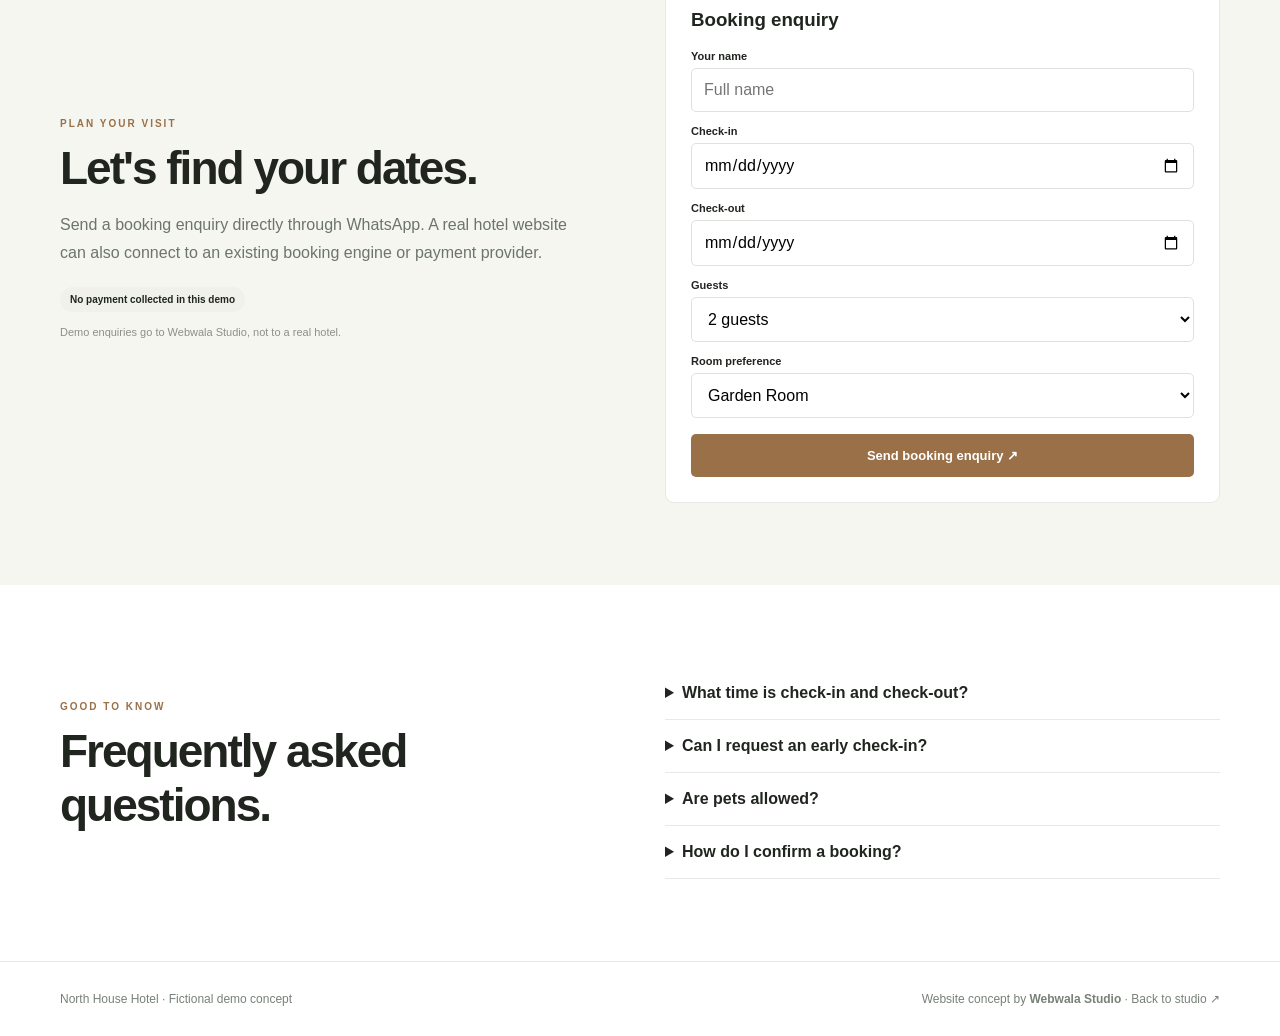
<file: hotel-demo.html>
<!doctype html><html lang="en"><head><meta charset="utf-8"><meta name="viewport" content="width=device-width,initial-scale=1"><meta name="description" content="North House Hotel boutique stay concept: explore rooms, amenities, experiences and booking enquiries."><title>North House Hotel | Webwala Studio Demo</title><style>
:root{--ink:#20251f;--muted:#6c746b;--line:#e8e9e4;--paper:#fff;--soft:#f6f6f1;--accent:#9a7048}*{box-sizing:border-box}html{scroll-behavior:smooth;scroll-padding-top:85px}body{margin:0;color:var(--ink);font-family:Arial,sans-serif;background:var(--paper)}a{color:inherit;text-decoration:none}button,input,select,textarea{font:inherit}.wrap{width:min(1160px,calc(100% - 42px));margin:auto}.bar{height:78px;display:flex;align-items:center;justify-content:space-between;border-bottom:1px solid var(--line);position:sticky;top:0;background:#ffffffed;backdrop-filter:blur(12px);z-index:10}.brand{font-size:18px;font-weight:900;letter-spacing:-.7px}.brand small{display:block;font-size:9px;letter-spacing:3px;color:var(--accent);margin-top:4px}nav{display:flex;gap:24px;font-size:13px;font-weight:700;color:#60675f}nav a:hover{color:var(--accent)}.btn{display:inline-flex;align-items:center;justify-content:center;background:var(--accent);color:white;padding:14px 20px;border:0;border-radius:5px;font-size:13px;font-weight:800;cursor:pointer}.btn:hover{filter:brightness(.9)}.outline{background:transparent;color:var(--ink);border:1px solid var(--line)}.hero{padding:78px 0 84px;display:grid;grid-template-columns:1fr 1fr;gap:50px;align-items:center}.eyebrow{font-size:10px;letter-spacing:2px;font-weight:800;color:var(--accent)}h1,h2,h3{font-family:Arial,sans-serif}h1{font-size:clamp(42px,6vw,76px);line-height:1.01;letter-spacing:-3.8px;margin:18px 0}.lead{font-size:16px;line-height:1.8;color:var(--muted);max-width:520px}.hero-img{height:440px;border-radius:10px;background-size:cover;background-position:center;box-shadow:0 22px 60px #0002}.hero-actions{display:flex;gap:12px;flex-wrap:wrap;margin-top:26px}.section{padding:82px 0}.soft{background:var(--soft)}.heading{display:flex;justify-content:space-between;gap:30px;align-items:end;margin-bottom:34px}.heading h2,.split h2{font-size:clamp(30px,4vw,46px);letter-spacing:-2px;margin:12px 0}.heading p{max-width:390px;color:var(--muted);font-size:13px;line-height:1.8}.grid{display:grid;grid-template-columns:repeat(3,1fr);gap:18px}.card{background:#fff;border:1px solid var(--line);border-radius:8px;overflow:hidden}.card-pad{padding:22px}.card h3{margin:0 0 9px;font-size:19px}.card p{font-size:13px;line-height:1.7;color:var(--muted)}.card-img{height:210px;background-size:cover;background-position:center}.pill{display:inline-block;padding:7px 10px;border-radius:30px;background:#f0f1eb;font-size:10px;font-weight:800;margin:3px 4px 0 0}.split{display:grid;grid-template-columns:1fr 1fr;gap:50px;align-items:center}.photo{height:360px;border-radius:9px;background-size:cover;background-position:center}.stats{display:grid;grid-template-columns:repeat(3,1fr);gap:12px;margin-top:30px}.stat{padding:18px;background:#fff;border:1px solid var(--line);border-radius:7px}.stat b{display:block;font-size:23px;color:var(--accent)}.stat span{font-size:10px;color:var(--muted)}.quote{font-size:14px;line-height:1.8;color:#525a50}.form{background:#fff;border:1px solid var(--line);border-radius:9px;padding:25px}.form label{display:block;font-size:11px;font-weight:800;margin:13px 0 6px}.form input,.form select,.form textarea{width:100%;padding:12px;border:1px solid #dfe2dc;border-radius:5px;background:#fff}.form textarea{min-height:85px}.form .btn{width:100%;margin-top:16px}.faq details{border-bottom:1px solid var(--line);padding:17px 0}.faq summary{font-weight:800;cursor:pointer}.faq p{font-size:13px;line-height:1.7;color:var(--muted)}.gallery{display:grid;grid-template-columns:1.2fr 1fr 1fr;gap:12px}.gallery div{height:210px;background-size:cover;background-position:center;border-radius:7px}.footer{padding:30px 0;border-top:1px solid var(--line);font-size:12px;color:#788078}.footer .wrap{display:flex;justify-content:space-between;gap:20px;flex-wrap:wrap}.float{position:fixed;right:18px;bottom:18px;z-index:12;background:#1d9b5a;color:#fff;border-radius:30px;padding:14px 18px;font-weight:800;font-size:12px;box-shadow:0 8px 28px #0003}.note{font-size:11px;color:#8a9087;margin-top:14px}
@media(max-width:760px){nav{gap:11px;font-size:10px;flex-wrap:wrap;justify-content:flex-end}.bar{height:auto;min-height:72px;gap:12px}.hero,.split{grid-template-columns:1fr}.hero{padding:48px 0}.hero-img{height:290px}.grid{grid-template-columns:1fr 1fr}.section{padding:58px 0}.heading{display:block}.gallery{grid-template-columns:1fr 1fr}.gallery div{height:150px}.stats{grid-template-columns:1fr 1fr}h1{font-size:48px}}
@media(max-width:480px){.wrap{width:calc(100% - 30px)}.grid{grid-template-columns:1fr}.hero-img{height:250px}.gallery{grid-template-columns:1fr 1fr}.gallery div:first-child{grid-column:span 2}.section{padding:48px 0}.btn{padding:13px 15px}}
</style></head><body>
<header class="wrap bar"><a class="brand" href="#">NORTH HOUSE<small>HOTEL · MOUNTAIN RETREAT</small></a><nav><a href="#rooms">Rooms</a><a href="#amenities">Amenities</a><a href="#gallery">Gallery</a><a href="#faq">FAQs</a><a class="btn" href="#booking">Book a stay</a></nav></header>
<main><section class="wrap hero"><div><div class="eyebrow">A QUIETER KIND OF GETAWAY</div><h1>Find your space to <span style="color:var(--accent)">slow down.</span></h1><p class="lead">A thoughtfully designed mountain hideaway for slow mornings, fresh air and memorable weekends. This expanded demo shows how a hotel website can help guests explore and enquire.</p><div class="hero-actions"><a class="btn" href="#booking">Check availability ↗</a><a class="btn outline" href="#rooms">Explore rooms</a></div><p class="note">Fictional hotel concept · All room details and rates are sample content.</p></div><div class="hero-img" style="background-image:url('https://images.unsplash.com/photo-1611892440504-42a792e24d32?auto=format&fit=crop&w=1400&q=85')"></div></section>
<section class="soft"><div class="wrap stats"><div class="stat"><b>12</b><span>DESIGNED ROOMS · SAMPLE</span></div><div class="stat"><b>4.9/5</b><span>DEMO GUEST RATING</span></div><div class="stat"><b>24/7</b><span>GUEST SUPPORT CONCEPT</span></div></div></section>
<section id="rooms" class="section soft"><div class="wrap"><div class="heading"><div><div class="eyebrow">STAY YOUR WAY</div><h2>Rooms made for recharging.</h2></div><p>Room cards can show real photographs, facilities, occupancy, pricing and direct booking links for a hotel's own reservation process.</p></div><div class="grid">
<article class="card"><div class="card-img" style="background-image:url('https://images.unsplash.com/photo-1611892440504-42a792e24d32?auto=format&fit=crop&w=900&q=80')"></div><div class="card-pad"><h3>Garden Room</h3><p>Quiet garden views, a king bed and a calm little reading corner.</p><span class="pill">2 guests</span><span class="pill">King bed</span><span class="pill">Wi-Fi</span><p><b>Sample rate ₹4,500 / night</b></p><a class="btn" href="#booking">Enquire about room</a></div></article>
<article class="card"><div class="card-img" style="background-image:url('https://images.unsplash.com/photo-1616486338812-3dadae4b4ace?auto=format&fit=crop&w=900&q=80')"></div><div class="card-pad"><h3>Mountain Suite</h3><p>Extra space, a private balcony and warm natural finishes.</p><span class="pill">2 guests</span><span class="pill">Balcony</span><span class="pill">Bathtub</span><p><b>Sample rate ₹6,800 / night</b></p><a class="btn" href="#booking">Enquire about suite</a></div></article>
<article class="card"><div class="card-img" style="background-image:url('https://images.unsplash.com/photo-1566665797739-1674de7a421a?auto=format&fit=crop&w=900&q=80')"></div><div class="card-pad"><h3>Family Room</h3><p>A relaxed base for family weekends, with flexible sleeping space.</p><span class="pill">4 guests</span><span class="pill">Twin + king</span><span class="pill">Lounge</span><p><b>Sample rate ₹7,900 / night</b></p><a class="btn" href="#booking">Enquire about room</a></div></article></div></div></section>
<section id="amenities" class="section"><div class="wrap split"><div class="photo" style="background-image:url('https://images.unsplash.com/photo-1445019980597-93fa8acb246c?auto=format&fit=crop&w=1100&q=85')"></div><div><div class="eyebrow">THE LITTLE EXTRAS</div><h2>Everything in its right place.</h2><p class="lead">Make the practical details easy to find, so guests can make confident decisions before they arrive.</p><div class="grid" style="grid-template-columns:1fr 1fr"><div><b>☕ Breakfast</b><p>Fresh breakfast options</p></div><div><b>⌁ Free Wi-Fi</b><p>Stay connected</p></div><div><b>♨ Wellness</b><p>Relax and recharge</p></div><div><b>⌖ Local guide</b><p>Nearby experiences</p></div><div><b>♧ Parking</b><p>Guest parking details</p></div><div><b>♡ Family friendly</b><p>Comfort for everyone</p></div></div></div></div></section>
<section id="gallery" class="section soft"><div class="wrap"><div class="heading"><div><div class="eyebrow">A GLIMPSE INSIDE</div><h2>See yourself here.</h2></div><p>A photo gallery is useful for showcasing rooms, food, views and shared spaces. Images shown here are stock demo images.</p></div><div class="gallery"><div style="background-image:url('https://images.unsplash.com/photo-1600210492486-724fe5c67fb0?auto=format&fit=crop&w=900&q=80')"></div><div style="background-image:url('https://images.unsplash.com/photo-1511818966892-d7d671e672a2?auto=format&fit=crop&w=900&q=80')"></div><div style="background-image:url('https://images.unsplash.com/photo-1571896349842-33c89424de2d?auto=format&fit=crop&w=900&q=80')"></div></div></div></section>
<section class="section"><div class="wrap split"><div><div class="eyebrow">KIND WORDS</div><h2>Guests remember the feeling.</h2><p class="quote">“A peaceful stay, thoughtful details and a lovely breakfast. We left feeling properly rested.”</p><b>— Sample guest review</b><p class="note">Testimonials are illustrative placeholders, not real customer reviews.</p></div><div class="card card-pad"><div class="eyebrow">NEARBY EXPERIENCES</div><h3>Make a weekend of it.</h3><p>Use this space for local attractions, walking trails, transport tips and directions.</p><span class="pill">Nature walks</span><span class="pill">Local food</span><span class="pill">Scenic drives</span><span class="pill">Markets</span></div></div></section>
<section id="booking" class="section soft"><div class="wrap split"><div><div class="eyebrow">PLAN YOUR VISIT</div><h2>Let's find your dates.</h2><p class="lead">Send a booking enquiry directly through WhatsApp. A real hotel website can also connect to an existing booking engine or payment provider.</p><div class="pill">No payment collected in this demo</div><p class="note">Demo enquiries go to Webwala Studio, not to a real hotel.</p></div><form class="form" id="bookingForm"><h3>Booking enquiry</h3><label>Your name</label><input id="guest" required placeholder="Full name"><label>Check-in</label><input id="checkin" type="date" required><label>Check-out</label><input id="checkout" type="date" required><label>Guests</label><select id="guests"><option>1 guest</option><option selected>2 guests</option><option>3 guests</option><option>4 guests</option><option>5+ guests</option></select><label>Room preference</label><select id="room"><option>Garden Room</option><option>Mountain Suite</option><option>Family Room</option><option>Any available room</option></select><button class="btn" type="submit">Send booking enquiry ↗</button></form></div></section>
<section id="faq" class="section"><div class="wrap split"><div><div class="eyebrow">GOOD TO KNOW</div><h2>Frequently asked questions.</h2></div><div class="faq"><details><summary>What time is check-in and check-out?</summary><p>Sample policy: check-in from 2 PM and check-out by 11 AM. A real property can set its own timings.</p></details><details><summary>Can I request an early check-in?</summary><p>Guests can send a request; confirmation depends on room availability.</p></details><details><summary>Are pets allowed?</summary><p>This sample policy is not confirmed. The real hotel should publish its actual pet policy.</p></details><details><summary>How do I confirm a booking?</summary><p>Send an enquiry and the property team can confirm availability, price and payment terms.</p></details></div></div></section></main>
<a class="float" href="https://wa.me/919561954073?text=Hello%20Webwala%20Studio%2C%20I%20want%20a%20hotel%20website%20like%20this.">WhatsApp Webwala ↗</a><footer class="footer"><div class="wrap"><span>North House Hotel · Fictional demo concept</span><span>Website concept by <b>Webwala Studio</b> · <a href="index.html">Back to studio ↗</a></span></div></footer>
<script>document.getElementById('bookingForm').addEventListener('submit',e=>{e.preventDefault();const a=document.getElementById('checkin').value,b=document.getElementById('checkout').value;if(b<=a){alert('Check-out date must be after check-in.');return}const msg='Hello Webwala Studio! I want a hotel website like this demo.\nName: '+guest.value+'\nCheck-in: '+a+'\nCheck-out: '+b+'\nGuests: '+guests.value+'\nRoom: '+room.value;location.href='https://wa.me/919561954073?text='+encodeURIComponent(msg)});</script></body></html>
</file>
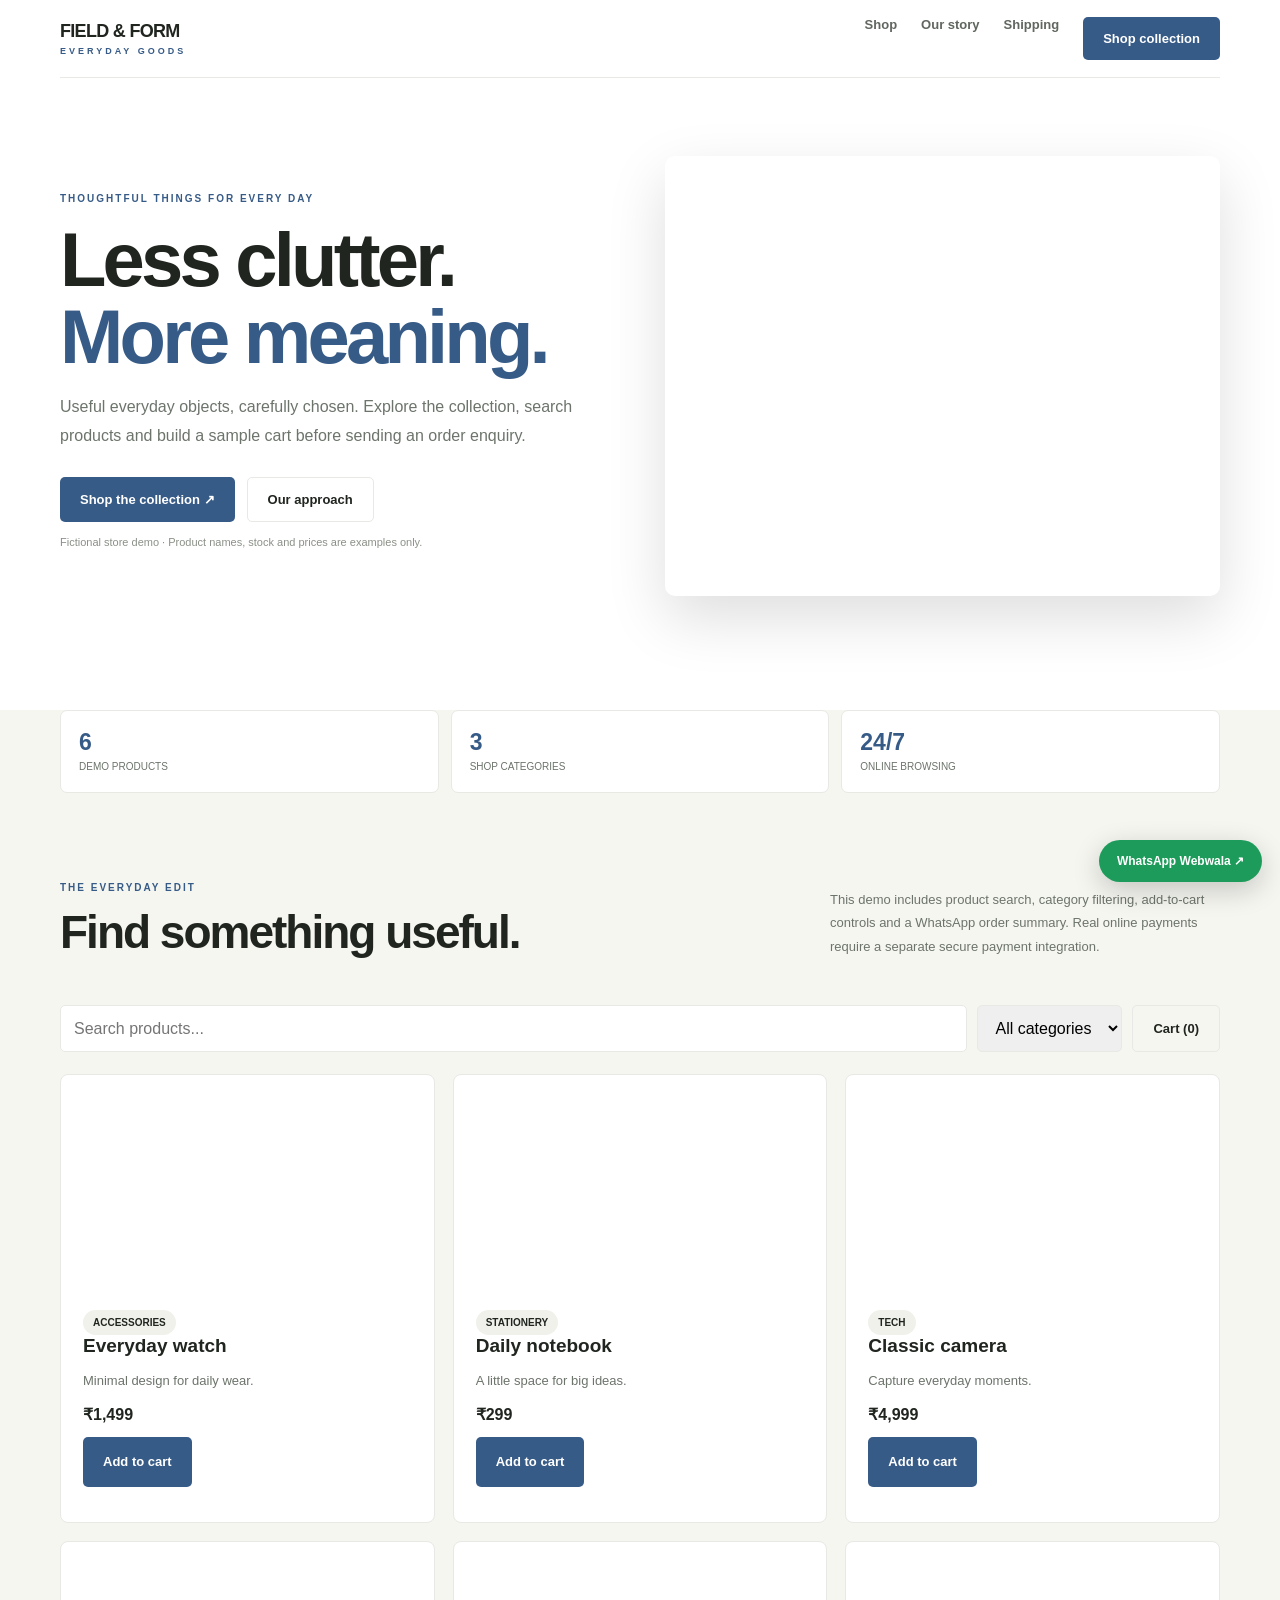
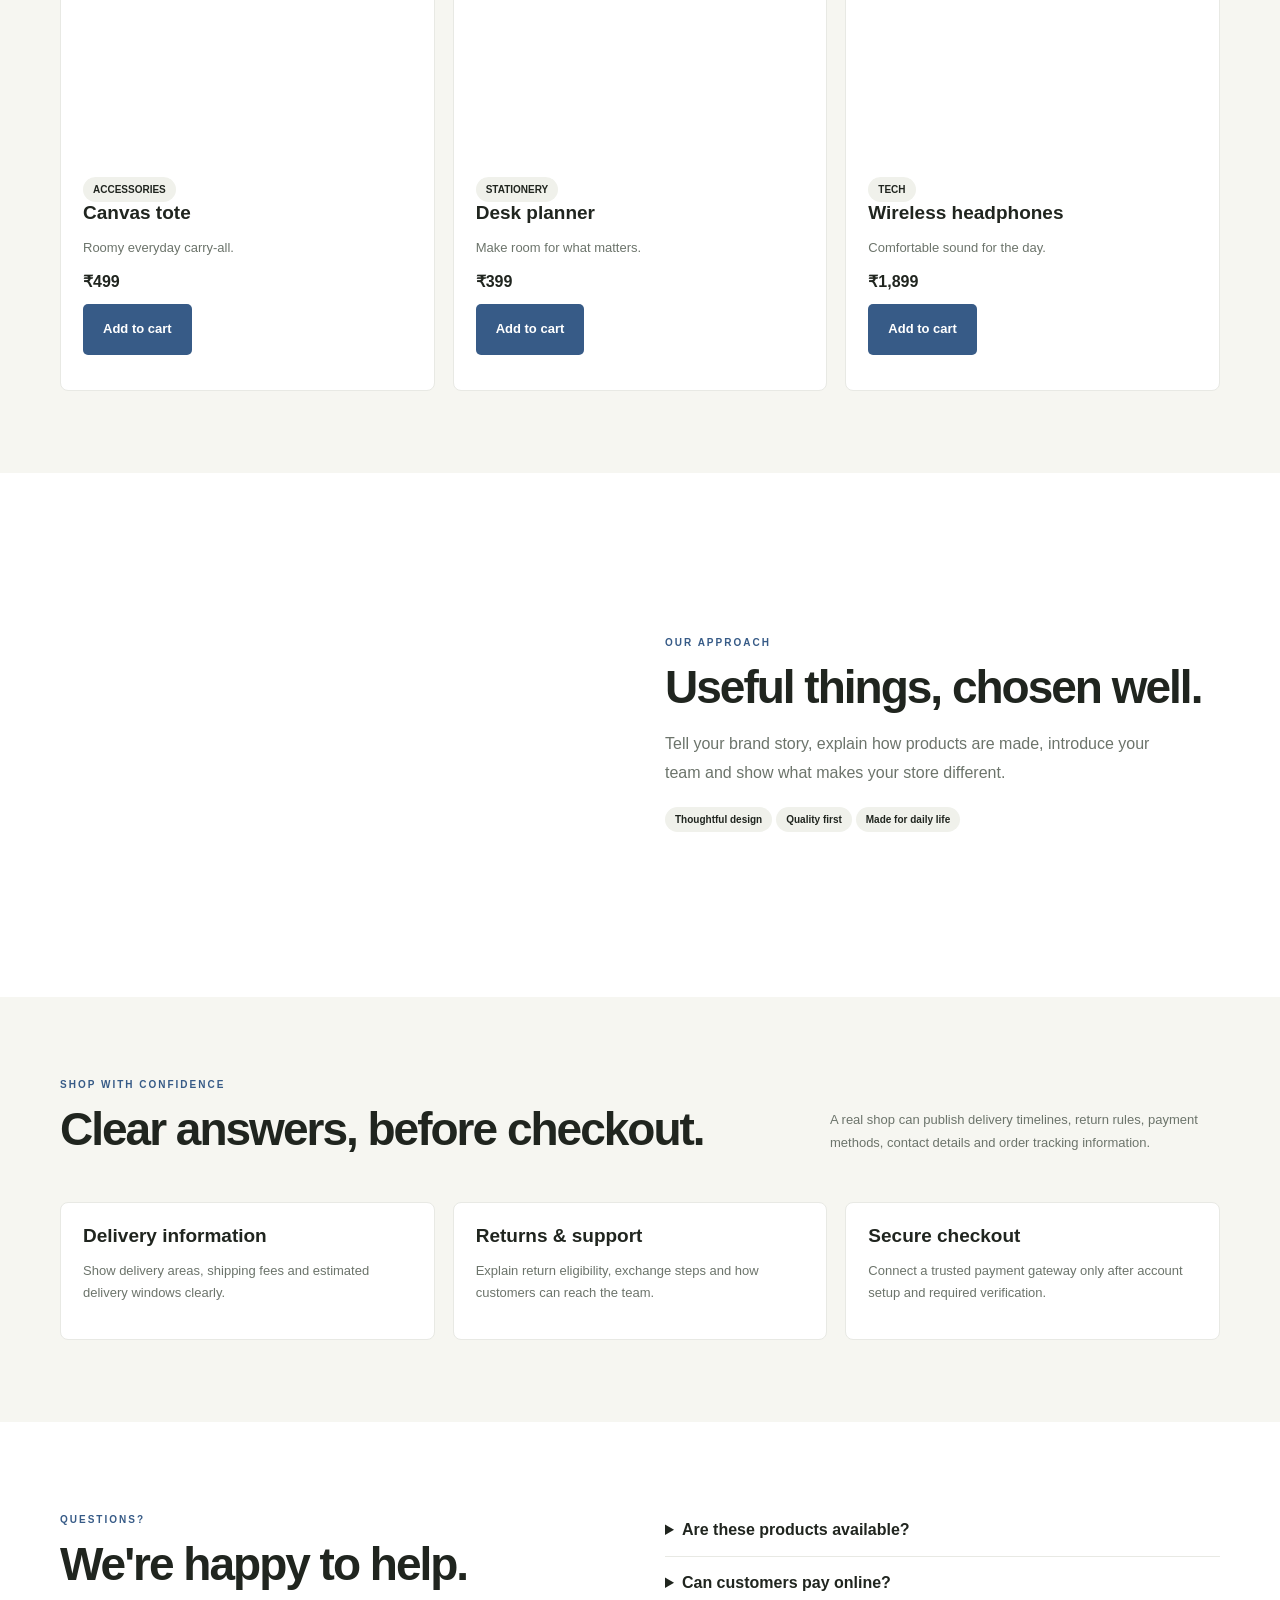
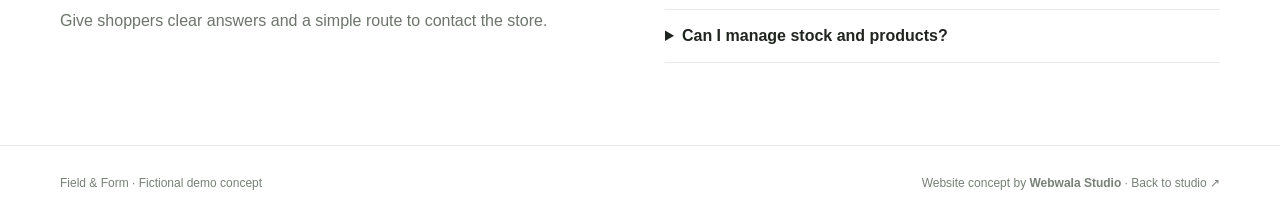
<file: shop-demo.html>
<!doctype html><html lang="en"><head><meta charset="utf-8"><meta name="viewport" content="width=device-width,initial-scale=1"><meta name="description" content="Field & Form online shop concept with product search, category filters, cart and WhatsApp order enquiry."><title>Field & Form Store | Webwala Studio Demo</title><style>
:root{--ink:#20251f;--muted:#6c746b;--line:#e8e9e4;--paper:#fff;--soft:#f6f6f1;--accent:#375b87}*{box-sizing:border-box}html{scroll-behavior:smooth;scroll-padding-top:85px}body{margin:0;color:var(--ink);font-family:Arial,sans-serif;background:var(--paper)}a{color:inherit;text-decoration:none}button,input,select,textarea{font:inherit}.wrap{width:min(1160px,calc(100% - 42px));margin:auto}.bar{height:78px;display:flex;align-items:center;justify-content:space-between;border-bottom:1px solid var(--line);position:sticky;top:0;background:#ffffffed;backdrop-filter:blur(12px);z-index:10}.brand{font-size:18px;font-weight:900;letter-spacing:-.7px}.brand small{display:block;font-size:9px;letter-spacing:3px;color:var(--accent);margin-top:4px}nav{display:flex;gap:24px;font-size:13px;font-weight:700;color:#60675f}nav a:hover{color:var(--accent)}.btn{display:inline-flex;align-items:center;justify-content:center;background:var(--accent);color:white;padding:14px 20px;border:0;border-radius:5px;font-size:13px;font-weight:800;cursor:pointer}.btn:hover{filter:brightness(.9)}.outline{background:transparent;color:var(--ink);border:1px solid var(--line)}.hero{padding:78px 0 84px;display:grid;grid-template-columns:1fr 1fr;gap:50px;align-items:center}.eyebrow{font-size:10px;letter-spacing:2px;font-weight:800;color:var(--accent)}h1,h2,h3{font-family:Arial,sans-serif}h1{font-size:clamp(42px,6vw,76px);line-height:1.01;letter-spacing:-3.8px;margin:18px 0}.lead{font-size:16px;line-height:1.8;color:var(--muted);max-width:520px}.hero-img{height:440px;border-radius:10px;background-size:cover;background-position:center;box-shadow:0 22px 60px #0002}.hero-actions{display:flex;gap:12px;flex-wrap:wrap;margin-top:26px}.section{padding:82px 0}.soft{background:var(--soft)}.heading{display:flex;justify-content:space-between;gap:30px;align-items:end;margin-bottom:34px}.heading h2,.split h2{font-size:clamp(30px,4vw,46px);letter-spacing:-2px;margin:12px 0}.heading p{max-width:390px;color:var(--muted);font-size:13px;line-height:1.8}.grid{display:grid;grid-template-columns:repeat(3,1fr);gap:18px}.card{background:#fff;border:1px solid var(--line);border-radius:8px;overflow:hidden}.card-pad{padding:22px}.card h3{margin:0 0 9px;font-size:19px}.card p{font-size:13px;line-height:1.7;color:var(--muted)}.card-img{height:210px;background-size:cover;background-position:center}.pill{display:inline-block;padding:7px 10px;border-radius:30px;background:#f0f1eb;font-size:10px;font-weight:800;margin:3px 4px 0 0}.split{display:grid;grid-template-columns:1fr 1fr;gap:50px;align-items:center}.photo{height:360px;border-radius:9px;background-size:cover;background-position:center}.stats{display:grid;grid-template-columns:repeat(3,1fr);gap:12px;margin-top:30px}.stat{padding:18px;background:#fff;border:1px solid var(--line);border-radius:7px}.stat b{display:block;font-size:23px;color:var(--accent)}.stat span{font-size:10px;color:var(--muted)}.quote{font-size:14px;line-height:1.8;color:#525a50}.form{background:#fff;border:1px solid var(--line);border-radius:9px;padding:25px}.form label{display:block;font-size:11px;font-weight:800;margin:13px 0 6px}.form input,.form select,.form textarea{width:100%;padding:12px;border:1px solid #dfe2dc;border-radius:5px;background:#fff}.form textarea{min-height:85px}.form .btn{width:100%;margin-top:16px}.faq details{border-bottom:1px solid var(--line);padding:17px 0}.faq summary{font-weight:800;cursor:pointer}.faq p{font-size:13px;line-height:1.7;color:var(--muted)}.gallery{display:grid;grid-template-columns:1.2fr 1fr 1fr;gap:12px}.gallery div{height:210px;background-size:cover;background-position:center;border-radius:7px}.footer{padding:30px 0;border-top:1px solid var(--line);font-size:12px;color:#788078}.footer .wrap{display:flex;justify-content:space-between;gap:20px;flex-wrap:wrap}.float{position:fixed;right:18px;bottom:18px;z-index:12;background:#1d9b5a;color:#fff;border-radius:30px;padding:14px 18px;font-weight:800;font-size:12px;box-shadow:0 8px 28px #0003}.note{font-size:11px;color:#8a9087;margin-top:14px}
@media(max-width:760px){nav{gap:11px;font-size:10px;flex-wrap:wrap;justify-content:flex-end}.bar{height:auto;min-height:72px;gap:12px}.hero,.split{grid-template-columns:1fr}.hero{padding:48px 0}.hero-img{height:290px}.grid{grid-template-columns:1fr 1fr}.section{padding:58px 0}.heading{display:block}.gallery{grid-template-columns:1fr 1fr}.gallery div{height:150px}.stats{grid-template-columns:1fr 1fr}h1{font-size:48px}}
@media(max-width:480px){.wrap{width:calc(100% - 30px)}.grid{grid-template-columns:1fr}.hero-img{height:250px}.gallery{grid-template-columns:1fr 1fr}.gallery div:first-child{grid-column:span 2}.section{padding:48px 0}.btn{padding:13px 15px}}
</style></head><body>
<header class="wrap bar"><a class="brand" href="#">FIELD & FORM<small>EVERYDAY GOODS</small></a><nav><a href="#shop">Shop</a><a href="#story">Our story</a><a href="#shipping">Shipping</a><a class="btn" href="#shop">Shop collection</a></nav></header>
<main><section class="wrap hero"><div><div class="eyebrow">THOUGHTFUL THINGS FOR EVERY DAY</div><h1>Less clutter. <span style="color:var(--accent)">More meaning.</span></h1><p class="lead">Useful everyday objects, carefully chosen. Explore the collection, search products and build a sample cart before sending an order enquiry.</p><div class="hero-actions"><a class="btn" href="#shop">Shop the collection ↗</a><a class="btn outline" href="#story">Our approach</a></div><p class="note">Fictional store demo · Product names, stock and prices are examples only.</p></div><div class="hero-img" style="background-image:url('https://images.unsplash.com/photo-1490312278390-ab64016e0aa9?auto=format&fit=crop&w=1400&q=85')"></div></section>
<section class="soft"><div class="wrap stats"><div class="stat"><b>6</b><span>DEMO PRODUCTS</span></div><div class="stat"><b>3</b><span>SHOP CATEGORIES</span></div><div class="stat"><b>24/7</b><span>ONLINE BROWSING</span></div></div></section>
<section id="shop" class="section soft"><div class="wrap"><div class="heading"><div><div class="eyebrow">THE EVERYDAY EDIT</div><h2>Find something useful.</h2></div><p>This demo includes product search, category filtering, add-to-cart controls and a WhatsApp order summary. Real online payments require a separate secure payment integration.</p></div><div style="display:flex;gap:10px;flex-wrap:wrap;margin-bottom:22px"><input id="search" placeholder="Search products..." style="flex:1;min-width:190px;padding:13px;border:1px solid var(--line);border-radius:5px"><select id="category" style="padding:13px;border:1px solid var(--line);border-radius:5px"><option value="all">All categories</option><option value="accessories">Accessories</option><option value="stationery">Stationery</option><option value="tech">Tech</option></select><button class="btn outline" id="showCart">Cart (<span id="count">0</span>)</button></div><div class="grid" id="products">
<article class="card product" data-cat="accessories" data-name="Everyday watch"><div class="card-img" style="background-image:url('https://images.unsplash.com/photo-1523275335684-37898b6baf30?auto=format&fit=crop&w=800&q=80')"></div><div class="card-pad"><span class="pill">ACCESSORIES</span><h3>Everyday watch</h3><p>Minimal design for daily wear.</p><b>₹1,499</b><p><button class="btn add" data-name="Everyday watch" data-price="1499">Add to cart</button></p></div></article>
<article class="card product" data-cat="stationery" data-name="Daily notebook"><div class="card-img" style="background-image:url('https://images.unsplash.com/photo-1544816155-12df9643f363?auto=format&fit=crop&w=800&q=80')"></div><div class="card-pad"><span class="pill">STATIONERY</span><h3>Daily notebook</h3><p>A little space for big ideas.</p><b>₹299</b><p><button class="btn add" data-name="Daily notebook" data-price="299">Add to cart</button></p></div></article>
<article class="card product" data-cat="tech" data-name="Classic camera"><div class="card-img" style="background-image:url('https://images.unsplash.com/photo-1526170375885-4d8ecf77b99f?auto=format&fit=crop&w=800&q=80')"></div><div class="card-pad"><span class="pill">TECH</span><h3>Classic camera</h3><p>Capture everyday moments.</p><b>₹4,999</b><p><button class="btn add" data-name="Classic camera" data-price="4999">Add to cart</button></p></div></article>
<article class="card product" data-cat="accessories" data-name="Canvas tote"><div class="card-img" style="background-image:url('https://images.unsplash.com/photo-1590874103328-eac38a683ce7?auto=format&fit=crop&w=800&q=80')"></div><div class="card-pad"><span class="pill">ACCESSORIES</span><h3>Canvas tote</h3><p>Roomy everyday carry-all.</p><b>₹499</b><p><button class="btn add" data-name="Canvas tote" data-price="499">Add to cart</button></p></div></article>
<article class="card product" data-cat="stationery" data-name="Desk planner"><div class="card-img" style="background-image:url('https://images.unsplash.com/photo-1517842645767-c639042777db?auto=format&fit=crop&w=800&q=80')"></div><div class="card-pad"><span class="pill">STATIONERY</span><h3>Desk planner</h3><p>Make room for what matters.</p><b>₹399</b><p><button class="btn add" data-name="Desk planner" data-price="399">Add to cart</button></p></div></article>
<article class="card product" data-cat="tech" data-name="Wireless headphones"><div class="card-img" style="background-image:url('https://images.unsplash.com/photo-1505714197102-9f6d7e2c3f4e?auto=format&fit=crop&w=800&q=80')"></div><div class="card-pad"><span class="pill">TECH</span><h3>Wireless headphones</h3><p>Comfortable sound for the day.</p><b>₹1,899</b><p><button class="btn add" data-name="Wireless headphones" data-price="1899">Add to cart</button></p></div></article></div>
<div id="cartPanel" class="form" style="margin-top:25px;display:none"><div style="display:flex;justify-content:space-between;gap:15px;align-items:center"><h3>Your cart</h3><button class="btn outline" id="closeCart">Close</button></div><div id="cartItems">Your cart is empty.</div><p><b>Total: ₹<span id="total">0</span></b></p><button class="btn" id="order">Send order enquiry on WhatsApp ↗</button><p class="note">No payment is taken. This is a sample cart for demonstration.</p></div></div></section>
<section id="story" class="section"><div class="wrap split"><div class="photo" style="background-image:url('https://images.unsplash.com/photo-1441986300917-64674bd600d8?auto=format&fit=crop&w=1100&q=85')"></div><div><div class="eyebrow">OUR APPROACH</div><h2>Useful things, chosen well.</h2><p class="lead">Tell your brand story, explain how products are made, introduce your team and show what makes your store different.</p><span class="pill">Thoughtful design</span><span class="pill">Quality first</span><span class="pill">Made for daily life</span></div></div></section>
<section id="shipping" class="section soft"><div class="wrap"><div class="heading"><div><div class="eyebrow">SHOP WITH CONFIDENCE</div><h2>Clear answers, before checkout.</h2></div><p>A real shop can publish delivery timelines, return rules, payment methods, contact details and order tracking information.</p></div><div class="grid"><article class="card card-pad"><h3>Delivery information</h3><p>Show delivery areas, shipping fees and estimated delivery windows clearly.</p></article><article class="card card-pad"><h3>Returns & support</h3><p>Explain return eligibility, exchange steps and how customers can reach the team.</p></article><article class="card card-pad"><h3>Secure checkout</h3><p>Connect a trusted payment gateway only after account setup and required verification.</p></article></div></div></section>
<section class="section"><div class="wrap split"><div><div class="eyebrow">QUESTIONS?</div><h2>We're happy to help.</h2><p class="lead">Give shoppers clear answers and a simple route to contact the store.</p></div><div class="faq"><details><summary>Are these products available?</summary><p>No. Products and prices are fictional examples to demonstrate the website layout.</p></details><details><summary>Can customers pay online?</summary><p>A real store can add a secure payment gateway. This demo does not collect payments or store orders.</p></details><details><summary>Can I manage stock and products?</summary><p>Inventory management can be added as a separate admin feature based on the shop's needs.</p></details></div></div></section></main>
<a class="float" href="https://wa.me/919561954073?text=Hello%20Webwala%20Studio%2C%20I%20want%20an%20online%20shop%20like%20this.">WhatsApp Webwala ↗</a><footer class="footer"><div class="wrap"><span>Field & Form · Fictional demo concept</span><span>Website concept by <b>Webwala Studio</b> · <a href="index.html">Back to studio ↗</a></span></div></footer>
<script>const cart={};const money=n=>n.toLocaleString('en-IN');function renderCart(){let rows=Object.entries(cart);document.getElementById('count').textContent=rows.reduce((s,[,v])=>s+v.qty,0);document.getElementById('cartItems').innerHTML=rows.length?rows.map(([name,v])=>'<p>'+name+' × '+v.qty+' — ₹'+money(v.price*v.qty)+' <button class="btn outline remove" data-name="'+name+'">Remove</button></p>').join(''):'Your cart is empty.';document.getElementById('total').textContent=money(rows.reduce((s,[,v])=>s+v.price*v.qty,0));document.querySelectorAll('.remove').forEach(b=>b.onclick=()=>{delete cart[b.dataset.name];renderCart()})}document.querySelectorAll('.add').forEach(b=>b.onclick=()=>{const n=b.dataset.name;if(!cart[n])cart[n]={price:+b.dataset.price,qty:0};cart[n].qty++;renderCart();document.getElementById('cartPanel').style.display='block'});function filter(){const q=document.getElementById('search').value.toLowerCase(),c=document.getElementById('category').value;document.querySelectorAll('.product').forEach(p=>p.hidden=!(p.dataset.name.toLowerCase().includes(q)&&(c==='all'||p.dataset.cat===c)))}document.getElementById('search').addEventListener('input',filter);document.getElementById('category').addEventListener('change',filter);document.getElementById('showCart').onclick=()=>document.getElementById('cartPanel').style.display='block';document.getElementById('closeCart').onclick=()=>document.getElementById('cartPanel').style.display='none';document.getElementById('order').onclick=()=>{const rows=Object.entries(cart);if(!rows.length){alert('Add a product first.');return}const lines=rows.map(([n,v])=>n+' × '+v.qty+' = ₹'+v.price*v.qty).join('\n');const total=rows.reduce((s,[,v])=>s+v.price*v.qty,0);location.href='https://wa.me/919561954073?text='+encodeURIComponent('Hello Webwala Studio! I want an online shop website like this demo.\nSample cart:\n'+lines+'\nTotal: ₹'+total)};</script></body></html>
</file>
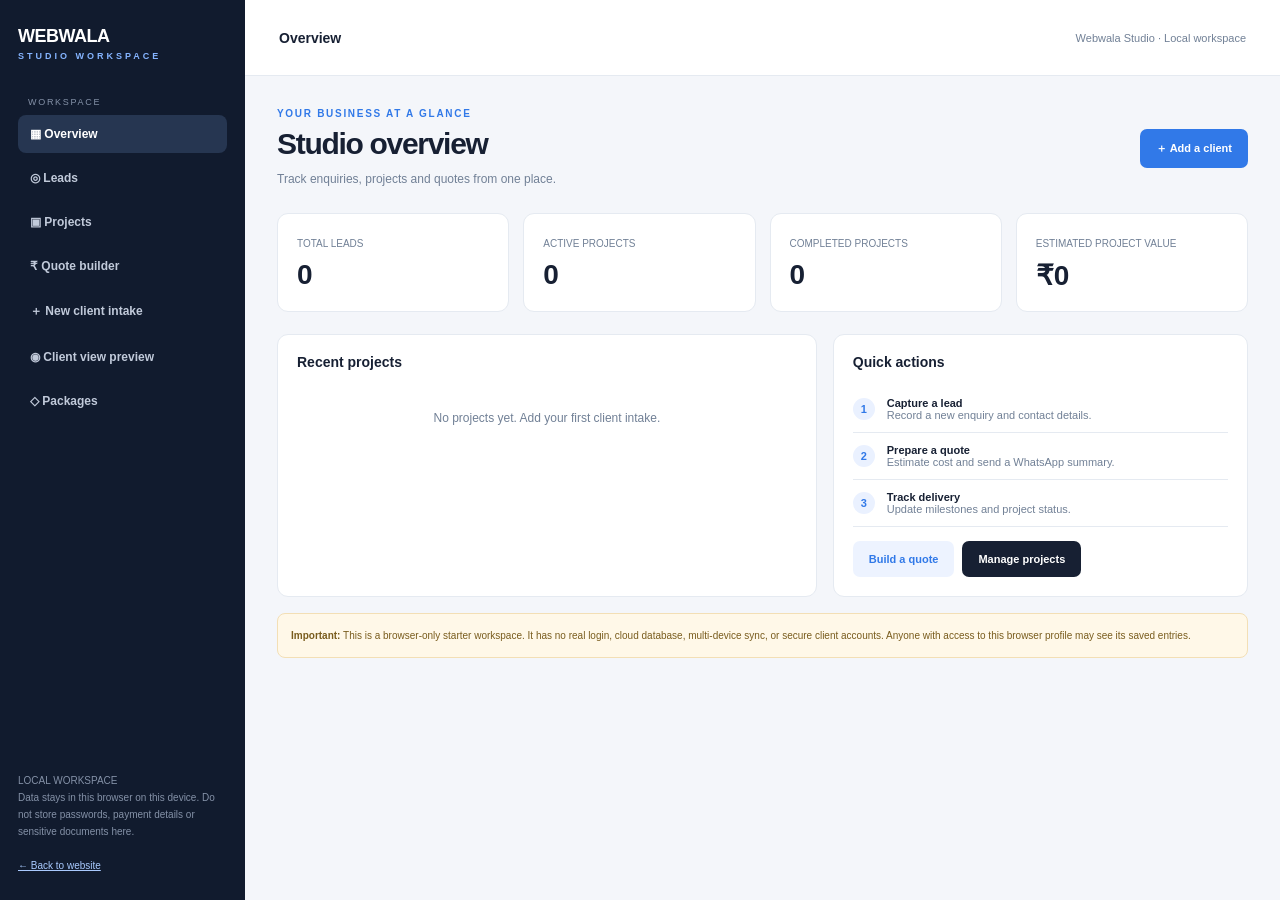
<file: studio-workspace.html>
<!doctype html>
<html lang="en"><head><meta charset="utf-8"><meta name="viewport" content="width=device-width,initial-scale=1"><meta name="robots" content="noindex,nofollow"><meta name="description" content="Local Webwala Studio project workspace."><title>Studio Workspace | Webwala Studio</title>
<style>
:root{--bg:#f4f6fa;--panel:#fff;--ink:#172033;--muted:#718096;--line:#e5eaf1;--blue:#3179e8;--nav:#111b2e;--green:#168b52}*{box-sizing:border-box}body{margin:0;background:var(--bg);color:var(--ink);font-family:Inter,Arial,sans-serif}button,input,select,textarea{font:inherit}button{cursor:pointer}.layout{min-height:100vh;display:grid;grid-template-columns:245px 1fr}.side{background:var(--nav);color:white;padding:26px 18px;display:flex;flex-direction:column;gap:28px}.logo{font-size:18px;font-weight:900;letter-spacing:-.5px}.logo small{display:block;color:#85b4ff;font-size:9px;letter-spacing:3px;margin-top:4px}.side-label{font-size:9px;letter-spacing:1.7px;color:#8592a8;margin:8px 10px}.nav{display:grid;gap:6px}.nav button{border:0;background:transparent;color:#c1cada;text-align:left;padding:12px;border-radius:8px;font-size:12px;font-weight:700}.nav button.active,.nav button:hover{background:#263651;color:white}.side-note{margin-top:auto;color:#8491a7;font-size:10px;line-height:1.7}.main{min-width:0}.top{height:76px;background:#fff;border-bottom:1px solid var(--line);display:flex;align-items:center;justify-content:space-between;padding:0 34px}.top b{font-size:14px}.top span{font-size:11px;color:var(--muted)}.content{max-width:1200px;margin:auto;padding:32px}.view{display:none}.view.active{display:block}.eyebrow{font-size:10px;color:var(--blue);letter-spacing:1.7px;font-weight:900}.head{display:flex;justify-content:space-between;gap:20px;align-items:center;margin-bottom:24px}.head h1{font-size:30px;letter-spacing:-1.3px;margin:8px 0}.head p{font-size:12px;color:var(--muted);line-height:1.7;margin:0}.btn{border:0;border-radius:7px;padding:12px 16px;background:var(--blue);color:white;font-size:11px;font-weight:800}.btn.dark{background:var(--ink)}.btn.light{background:#edf3ff;color:var(--blue)}.btn.red{background:#fff0f0;color:#c34b4b}.stats{display:grid;grid-template-columns:repeat(4,1fr);gap:14px;margin-bottom:22px}.stat,.panel,.card{background:var(--panel);border:1px solid var(--line);border-radius:11px;padding:19px}.stat span{font-size:10px;color:var(--muted)}.stat b{display:block;font-size:28px;margin-top:8px}.cols{display:grid;grid-template-columns:1.3fr 1fr;gap:16px}.panel h3{font-size:14px;margin:0 0 16px}.empty{padding:25px;text-align:center;color:var(--muted);font-size:12px}.table-wrap{overflow:auto}table{width:100%;border-collapse:collapse;min-width:520px}th,td{text-align:left;padding:12px 9px;border-bottom:1px solid var(--line);font-size:11px}th{color:var(--muted);font-weight:700}td{font-weight:600}.muted{color:var(--muted);font-weight:400}.tag{display:inline-block;padding:5px 8px;border-radius:30px;background:#eef4ff;color:#326bc0;font-size:9px;font-weight:800}.formgrid{display:grid;grid-template-columns:1fr 1fr;gap:12px}.field{margin-bottom:12px}.field.full{grid-column:1/-1}.field label{display:block;font-size:10px;font-weight:800;margin-bottom:6px}.field input,.field select,.field textarea{width:100%;padding:12px;border:1px solid var(--line);border-radius:7px;background:white;font-size:12px}.field textarea{min-height:86px;resize:vertical}.actions{display:flex;gap:8px;flex-wrap:wrap;margin-top:14px}.package-grid{display:grid;grid-template-columns:repeat(3,1fr);gap:14px}.package h3{font-size:15px;margin:6px 0}.price{font-size:26px;font-weight:900;margin:12px 0}.package p,.package li{font-size:11px;line-height:1.8;color:var(--muted)}.package ul{padding-left:17px}.notice{background:#fff8e8;border:1px solid #f3dfb5;color:#795c1d;border-radius:8px;padding:13px;font-size:10px;line-height:1.7;margin:16px 0}.preview{background:#f8fafc;border:1px dashed #cbd5e1;border-radius:10px;padding:20px}.progress{height:8px;background:#e8edf5;border-radius:9px;overflow:hidden;margin:10px 0}.progress i{display:block;height:100%;background:var(--blue)}.step{display:flex;gap:12px;align-items:center;padding:11px 0;border-bottom:1px solid var(--line);font-size:11px}.step b{width:22px;height:22px;border-radius:50%;background:#eaf1ff;color:var(--blue);display:grid;place-items:center}.mobilebar{display:none}
@media(max-width:850px){.layout{grid-template-columns:1fr}.side{padding:14px;gap:10px}.side .logo{display:none}.side-label,.side-note{display:none}.nav{display:flex;overflow:auto}.nav button{white-space:nowrap;padding:10px}.top{height:60px;padding:0 18px}.content{padding:22px 16px}.stats{grid-template-columns:1fr 1fr}.cols{grid-template-columns:1fr}.package-grid{grid-template-columns:1fr 1fr}}
@media(max-width:520px){.head{display:block}.head .btn{margin-top:14px}.head h1{font-size:25px}.stats{gap:8px}.stat{padding:14px}.stat b{font-size:23px}.package-grid{grid-template-columns:1fr}.formgrid{grid-template-columns:1fr}.field.full{grid-column:auto}}
</style></head><body><div class="layout">
<aside class="side"><div class="logo">WEBWALA<small>STUDIO WORKSPACE</small></div><div><div class="side-label">WORKSPACE</div><nav class="nav">
<button class="active" data-view="overview">▦ Overview</button><button data-view="leads">◎ Leads</button><button data-view="projects">▣ Projects</button><button data-view="quote">₹ Quote builder</button><button data-view="onboard">＋ New client intake</button><button data-view="client">◉ Client view preview</button><button data-view="packages">◇ Packages</button></nav></div><div class="side-note">LOCAL WORKSPACE<br>Data stays in this browser on this device. Do not store passwords, payment details or sensitive documents here.<br><br><a href="index.html" style="color:#a9caff">← Back to website</a></div></aside>
<main class="main"><header class="top"><b id="pageTitle">Overview</b><span>Webwala Studio · Local workspace</span></header><div class="content">
<section class="view active" id="overview"><div class="head"><div><div class="eyebrow">YOUR BUSINESS AT A GLANCE</div><h1>Studio overview</h1><p>Track enquiries, projects and quotes from one place.</p></div><button class="btn" onclick="show('onboard')">＋ Add a client</button></div><div class="stats"><div class="stat"><span>TOTAL LEADS</span><b id="leadCount">0</b></div><div class="stat"><span>ACTIVE PROJECTS</span><b id="activeCount">0</b></div><div class="stat"><span>COMPLETED PROJECTS</span><b id="doneCount">0</b></div><div class="stat"><span>ESTIMATED PROJECT VALUE</span><b id="valueCount">₹0</b></div></div><div class="cols"><div class="panel"><h3>Recent projects</h3><div id="recentProjects" class="empty">No projects yet. Add your first client intake.</div></div><div class="panel"><h3>Quick actions</h3><div class="step"><b>1</b><div><strong>Capture a lead</strong><div class="muted">Record a new enquiry and contact details.</div></div></div><div class="step"><b>2</b><div><strong>Prepare a quote</strong><div class="muted">Estimate cost and send a WhatsApp summary.</div></div></div><div class="step"><b>3</b><div><strong>Track delivery</strong><div class="muted">Update milestones and project status.</div></div></div><div class="actions"><button class="btn light" onclick="show('quote')">Build a quote</button><button class="btn dark" onclick="show('projects')">Manage projects</button></div></div></div><div class="notice"><b>Important:</b> This is a browser-only starter workspace. It has no real login, cloud database, multi-device sync, or secure client accounts. Anyone with access to this browser profile may see its saved entries.</div></section>
<section class="view" id="leads"><div class="head"><div><div class="eyebrow">SALES PIPELINE</div><h1>Leads & enquiries</h1><p>Keep track of potential clients and follow-ups.</p></div><button class="btn" onclick="show('onboard')">＋ Add lead</button></div><div class="panel table-wrap"><table><thead><tr><th>Business</th><th>Contact</th><th>Type</th><th>Status</th><th>Action</th></tr></thead><tbody id="leadRows"></tbody></table><div id="leadEmpty" class="empty">No leads yet. Add one using New client intake.</div></div></section>
<section class="view" id="projects"><div class="head"><div><div class="eyebrow">DELIVERY TRACKER</div><h1>Projects</h1><p>Update the progress and stage of each website project.</p></div><button class="btn" onclick="show('onboard')">＋ New project</button></div><div class="panel table-wrap"><table><thead><tr><th>Project</th><th>Client</th><th>Package</th><th>Progress</th><th>Status</th><th>Update</th></tr></thead><tbody id="projectRows"></tbody></table><div id="projectEmpty" class="empty">No projects have been created yet.</div></div></section>
<section class="view" id="quote"><div class="head"><div><div class="eyebrow">ESTIMATE & PROPOSAL</div><h1>Quote builder</h1><p>Create an indicative estimate and send it to a client on WhatsApp.</p></div></div><div class="cols"><div class="panel"><h3>Project details</h3><div class="formgrid"><div class="field"><label>Client / business name</label><input id="qClient" placeholder="Business name"></div><div class="field"><label>Package</label><select id="qPackage"><option value="2999">Launch website · ₹2,999</option><option value="4000">Business website · ₹4,000</option><option value="6000">Shop catalogue · ₹6,000</option><option value="0">Custom scope</option></select></div><div class="field"><label>Extra pages (₹700 each)</label><input id="qPages" type="number" min="0" value="0"></div><div class="field"><label>Extra feature / setup (₹)</label><input id="qExtra" type="number" min="0" value="0"></div><div class="field full"><label>Scope, timeline and notes</label><textarea id="qNotes" placeholder="Pages, integrations, content, delivery estimate..."></textarea></div></div><div class="actions"><button class="btn" id="calc">Calculate estimate</button><button class="btn dark" id="sendQuote">Send quote on WhatsApp ↗</button></div></div><div class="panel"><h3>Estimate preview</h3><div class="preview"><span class="muted">Indicative project estimate</span><div style="font-size:32px;font-weight:900;margin:10px 0" id="qTotal">₹2,999</div><div id="qBreakdown" class="muted" style="font-size:11px;line-height:2">Launch website · ₹2,999<br>Extra pages · ₹0<br>Additional setup · ₹0</div><hr style="border:0;border-top:1px solid var(--line);margin:16px 0"><div class="muted" style="font-size:10px;line-height:1.8">Domain, hosting, paid services, taxes (if applicable), maintenance and payment integrations are not included unless written into the final scope.</div></div></div></div></section>
<section class="view" id="onboard"><div class="head"><div><div class="eyebrow">NEW BUSINESS ENQUIRY</div><h1>Client intake</h1><p>Collect the basic project brief before preparing a proposal.</p></div></div><div class="panel"><form id="intakeForm"><div class="formgrid"><div class="field"><label>Business name *</label><input id="iBusiness" required placeholder="e.g. Sunrise Cafe"></div><div class="field"><label>Contact person</label><input id="iPerson" placeholder="Name"></div><div class="field"><label>WhatsApp / phone</label><input id="iPhone" placeholder="Client contact number"></div><div class="field"><label>Business type</label><select id="iType"><option>Hotel / Stay</option><option>Cafe / Restaurant</option><option>Shop / Store</option><option>Portfolio</option><option>Other</option></select></div><div class="field"><label>Interested package</label><select id="iPackage"><option>Launch website</option><option>Business website</option><option>Shop catalogue</option><option>Custom project</option></select></div><div class="field"><label>Expected budget (₹)</label><input id="iBudget" type="number" min="0" placeholder="Optional"></div><div class="field full"><label>Website goals and required features</label><textarea id="iNeeds" placeholder="Pages, booking, menu, products, WhatsApp, maps, forms..."></textarea></div><div class="field full"><label>Content/assets status</label><select id="iAssets"><option>Client will provide logo, text and photos</option><option>Needs help preparing content</option><option>Content is not ready yet</option></select></div></div><div class="actions"><button class="btn" type="submit">Save lead & project</button><button class="btn light" type="button" id="sendIntake">Send brief to WhatsApp ↗</button></div></form></div></section>
<section class="view" id="client"><div class="head"><div><div class="eyebrow">CLIENT-FACING PREVIEW</div><h1>Project progress preview</h1><p>Preview the type of progress update a client portal could display.</p></div><select id="clientSelect" style="max-width:220px;padding:10px;border:1px solid var(--line);border-radius:7px"></select></div><div class="panel" id="clientCard"><div class="empty">Add a project to preview its client progress card.</div></div><div class="notice">This client view is only a local preview, not a private client login. A real client portal must use server-side authentication and a shared database so clients can sign in securely from their own devices.</div></section>
<section class="view" id="packages"><div class="head"><div><div class="eyebrow">SERVICE MENU</div><h1>Website packages</h1><p>Suggested entry-level starting prices. Final quote depends on scope and content.</p></div></div><div class="package-grid"><article class="card package"><span class="tag">STARTER</span><h3>Launch website</h3><div class="price">₹2,999</div><p>For a small business that needs a clean online presence.</p><ul><li>One-page responsive website</li><li>About, services and contact sections</li><li>WhatsApp enquiry button</li><li>Mobile-friendly layout</li><li>Basic on-page SEO setup</li></ul><button class="btn light" onclick="pickPackage('2999')">Use in quote</button></article><article class="card package" style="border-color:#a9c8fa"><span class="tag">POPULAR</span><h3>Business website</h3><div class="price">₹4,000</div><p>For businesses that need multiple pages and more detail.</p><ul><li>Up to 5 pages</li><li>Services / menu / gallery</li><li>Contact form to WhatsApp</li><li>Map and social links</li><li>Basic SEO and mobile layout</li></ul><button class="btn" onclick="pickPackage('4000')">Use in quote</button></article><article class="card package"><span class="tag">CATALOGUE</span><h3>Shop catalogue</h3><div class="price">₹6,000</div><p>For product browsing and order enquiries.</p><ul><li>Product catalogue layout</li><li>Search and category filters</li><li>Cart / WhatsApp order enquiry</li><li>Product detail sections</li><li>Mobile-friendly layout</li></ul><button class="btn light" onclick="pickPackage('6000')">Use in quote</button></article></div><div class="notice">These are suggested starting prices, not guaranteed fixed-price offers. Online payment gateway, customer accounts, inventory sync, booking engines, domain, hosting, premium assets and ongoing maintenance require separate costing. Always confirm pages, revisions, timeline, ownership and payment milestones in writing.</div></section>
</div></main></div>
<script>
const KEY='webwala_studio_workspace_v1';let db={leads:[],projects:[]};try{db=Object.assign(db,JSON.parse(localStorage.getItem(KEY)||'{}'))}catch(e){}function save(){localStorage.setItem(KEY,JSON.stringify(db));render()}function esc(s){return String(s||'').replace(/[&<>"']/g,c=>({'&':'&amp;','<':'&lt;','>':'&gt;','"':'&quot;',"'":'&#39;'}[c]))}function money(n){return '₹'+Number(n||0).toLocaleString('en-IN')}function show(id){document.querySelectorAll('.view').forEach(v=>v.classList.toggle('active',v.id===id));document.querySelectorAll('.nav button').forEach(b=>b.classList.toggle('active',b.dataset.view===id));document.getElementById('pageTitle').textContent=({overview:'Overview',leads:'Leads & enquiries',projects:'Projects',quote:'Quote builder',onboard:'New client intake',client:'Client view preview',packages:'Website packages'})[id];if(id==='client')renderClient();window.scrollTo(0,0)}document.querySelectorAll('.nav button').forEach(b=>b.onclick=()=>show(b.dataset.view));function render(){document.getElementById('leadCount').textContent=db.leads.length;document.getElementById('activeCount').textContent=db.projects.filter(p=>p.status!=='Completed').length;document.getElementById('doneCount').textContent=db.projects.filter(p=>p.status==='Completed').length;document.getElementById('valueCount').textContent=money(db.projects.reduce((s,p)=>s+(+p.value||0),0));const recent=db.projects.slice(-5).reverse();document.getElementById('recentProjects').innerHTML=recent.length?recent.map(p=>'<div class="step"><b>↗</b><div><strong>'+esc(p.business)+'</strong><div class="muted">'+esc(p.status)+' · '+esc(p.package)+'</div></div></div>').join(''):'No projects yet. Add your first client intake.';document.getElementById('leadRows').innerHTML=db.leads.map((l,i)=>'<tr><td>'+esc(l.business)+'</td><td>'+esc(l.person||l.phone||'—')+'</td><td>'+esc(l.type)+'</td><td><select onchange="updateLead('+i+',this.value)" style="padding:6px;border:1px solid #e5eaf1;border-radius:6px"><option '+(l.status==='New'?'selected':'')+'>New</option><option '+(l.status==='Contacted'?'selected':'')+'>Contacted</option><option '+(l.status==='Qualified'?'selected':'')+'>Qualified</option><option '+(l.status==='Won'?'selected':'')+'>Won</option><option '+(l.status==='Lost'?'selected':'')+'>Lost</option></select></td><td><button class="btn red" onclick="removeLead('+i+')">Delete</button></td></tr>').join('');document.getElementById('leadEmpty').style.display=db.leads.length?'none':'block';document.getElementById('projectRows').innerHTML=db.projects.map((p,i)=>'<tr><td>'+esc(p.business)+'</td><td>'+esc(p.person||'—')+'</td><td>'+esc(p.package)+'</td><td>'+p.progress+'%</td><td><span class="tag">'+esc(p.status)+'</span></td><td><select onchange="updateProject('+i+',this.value)" style="padding:6px;border:1px solid #e5eaf1;border-radius:6px"><option '+(p.status==='Not started'?'selected':'')+'>Not started</option><option '+(p.status==='Design'?'selected':'')+'>Design</option><option '+(p.status==='Development'?'selected':'')+'>Development</option><option '+(p.status==='Review'?'selected':'')+'>Review</option><option '+(p.status==='Completed'?'selected':'')+'>Completed</option></select></td></tr>').join('');document.getElementById('projectEmpty').style.display=db.projects.length?'none':'block';const sel=document.getElementById('clientSelect');if(sel)sel.innerHTML=db.projects.map((p,i)=>'<option value="'+i+'">'+esc(p.business)+'</option>').join('')||'<option>No projects</option>';renderClient()}function updateLead(i,v){db.leads[i].status=v;save()}function removeLead(i){if(confirm('Delete this lead from this browser?')){db.leads.splice(i,1);save()}}function updateProject(i,v){db.projects[i].status=v;db.projects[i].progress=({ 'Not started':0,'Design':25,'Development':55,'Review':85,'Completed':100})[v];save()}document.getElementById('intakeForm').onsubmit=e=>{e.preventDefault();const lead={business:iBusiness.value.trim(),person:iPerson.value.trim(),phone:iPhone.value.trim(),type:iType.value,package:iPackage.value,budget:iBudget.value,needs:iNeeds.value,assets:iAssets.value,status:'New',created:new Date().toISOString()};db.leads.push(lead);db.projects.push({...lead,status:'Not started',progress:0,value:+lead.budget||0});save();e.target.reset();show('projects');alert('Client lead and project saved in this browser.')};function intakeMessage(){return 'Hello Webwala Studio! New website enquiry\nBusiness: '+iBusiness.value+'\nContact: '+iPerson.value+'\nPhone: '+iPhone.value+'\nType: '+iType.value+'\nPackage: '+iPackage.value+'\nBudget: '+iBudget.value+'\nNeeds: '+iNeeds.value+'\nContent: '+iAssets.value}document.getElementById('sendIntake').onclick=()=>{if(!iBusiness.value.trim()){alert('Enter the business name first.');return}location.href='https://wa.me/919561954073?text='+encodeURIComponent(intakeMessage())};function quote(){let base=+qPackage.value||0,pages=Math.max(0,+qPages.value||0)*700,extra=Math.max(0,+qExtra.value||0),total=base+pages+extra; qTotal.textContent=money(total);qBreakdown.innerHTML='Package · '+money(base)+'<br>Extra pages · '+money(pages)+'<br>Additional setup · '+money(extra)+'<br><b>Total · '+money(total)+'</b>';return{base,pages,extra,total}}document.getElementById('calc').onclick=quote;['qPackage','qPages','qExtra'].forEach(id=>document.getElementById(id).addEventListener('input',quote));document.getElementById('sendQuote').onclick=()=>{const q=quote(),name=qClient.value.trim()||'Client';const msg='Hello '+name+'!\nWebsite proposal from Webwala Studio\nPackage: '+qPackage.options[qPackage.selectedIndex].text+'\nExtra pages: '+money(q.pages)+'\nAdditional setup: '+money(q.extra)+'\nEstimated total: '+money(q.total)+'\nScope: '+qNotes.value+'\n\nThis is an indicative estimate. Domain, hosting, paid services and additional integrations are separate unless agreed in writing.';location.href='https://wa.me/?text='+encodeURIComponent(msg)};function pickPackage(v){show('quote');qPackage.value=v;quote()}function renderClient(){const card=document.getElementById('clientCard');if(!db.projects.length){card.innerHTML='<div class="empty">Add a project to preview its client progress card.</div>';return}const p=db.projects[+(clientSelect.value||0)]||db.projects[0];card.innerHTML='<div class="eyebrow">PROJECT UPDATE</div><h2 style="margin:10px 0">'+esc(p.business)+'</h2><p class="muted">'+esc(p.package)+' · '+esc(p.type)+'</p><div style="display:flex;justify-content:space-between;font-size:11px"><b>'+esc(p.status)+'</b><b>'+p.progress+'%</b></div><div class="progress"><i style="width:'+p.progress+'%"></i></div><div class="step"><b>✓</b><div>Project brief received</div></div><div class="step"><b>'+(p.progress>=25?'✓':'2')+'</b><div>Design and layout</div></div><div class="step"><b>'+(p.progress>=55?'✓':'3')+'</b><div>Website development</div></div><div class="step"><b>'+(p.progress>=85?'✓':'4')+'</b><div>Client review</div></div><div class="step"><b>'+(p.progress===100?'✓':'5')+'</b><div>Launch</div></div><p class="muted" style="font-size:10px;margin-top:16px">This is a local preview only. Share project updates with the client separately until a secure portal is built.</p>'}clientSelect.onchange=renderClient;render();quote();
</script></body></html>
</file>
<file: styles.css>
*{box-sizing:border-box}html{scroll-behavior:smooth}body{margin:0;background:#fff;color:#172033;font-family:"DM Sans",sans-serif}a{color:inherit;text-decoration:none}.section-wrap{width:min(1160px,calc(100% - 48px));margin:auto}.site-header{height:82px;display:flex;align-items:center;justify-content:space-between;width:min(1240px,calc(100% - 48px));margin:auto;border-bottom:1px solid #edf0f4}.brand{display:flex;align-items:center;gap:10px;font:800 16px Manrope,sans-serif;letter-spacing:-.6px}.brand img{object-fit:contain}.brand small{display:block;font:700 9px "DM Sans",sans-serif;letter-spacing:3px;color:#2878ed;margin-top:2px}.nav{display:flex;align-items:center;gap:34px;font-size:13px;font-weight:600;color:#596274}.nav a:hover,.text-link:hover{color:#2878ed}.nav-cta{padding:12px 17px;border:1px solid #e5e9ef;border-radius:30px}.menu-toggle{display:none;background:none;border:0;font-size:24px}.hero{min-height:610px;display:grid;grid-template-columns:1fr 1fr;align-items:center;gap:35px;padding:52px 0 70px}.eyebrow{font-size:10px;letter-spacing:2px;font-weight:700;color:#647087;display:flex;align-items:center;gap:10px}.eyebrow i{width:7px;height:7px;border-radius:50%;background:#3985f4;box-shadow:0 0 0 5px #eaf2ff}.hero h1{font:800 clamp(42px,5.4vw,68px)/1.08 Manrope,sans-serif;letter-spacing:-3.7px;margin:26px 0 20px}.hero h1 span,h2 span{color:#3179e8}.hero-lead{font-size:16px;line-height:1.8;color:#697386;max-width:480px}.hero-actions{display:flex;align-items:center;gap:25px;margin-top:32px}.button{border:0;display:inline-flex;align-items:center;justify-content:center;padding:16px 22px;border-radius:8px;font-weight:700;font-size:13px;cursor:pointer}.button-dark{background:#172033;color:#fff}.button-dark:hover{background:#3179e8}.text-link{font-size:12px;font-weight:700}.hero-proof{display:flex;align-items:center;gap:13px;margin-top:42px;color:#8790a0;font-size:10px}.avatars{display:flex}.avatars b{width:27px;height:27px;border-radius:50%;display:grid;place-items:center;background:#edf3ff;color:#3179e8;border:2px solid white;margin-left:-5px}.hero-art{height:440px;position:relative;display:grid;place-items:center}.browser-card{width:90%;height:340px;border:1px solid #e4e9f0;border-radius:13px;padding:9px;background:white;box-shadow:0 28px 70px #17203318;transform:rotate(2deg);position:relative;z-index:1}.browser-top{height:22px;display:flex;gap:5px;align-items:center;padding:0 7px}.browser-top span{width:6px;height:6px;background:#d8dee8;border-radius:50%}.browser-top i{height:7px;background:#f1f3f7;border-radius:10px;flex:1;margin-left:8px}.mock-site{height:calc(100% - 22px);background:#f0e9dc;position:relative;overflow:hidden;color:#394b3b}.mock-nav{padding:17px 20px;font:800 10px Manrope;letter-spacing:1px;display:flex;justify-content:space-between}.mock-nav span{font:600 7px "DM Sans"}.mock-content{position:absolute;left:25px;top:80px;z-index:2}.mock-content small{font-size:7px;letter-spacing:1.6px}.mock-content strong{display:block;font:800 32px/1.06 Manrope;letter-spacing:-1px;margin:12px 0}.mock-pill{display:inline-block;background:#394b3b;color:white;padding:10px 13px;font-size:7px;letter-spacing:1px}.mock-food{position:absolute;right:0;bottom:0;width:48%;height:75%;background:linear-gradient(145deg,#c5aa87,#e6d7bf);display:grid;place-items:center}.plate{width:190px;height:190px;border-radius:50%;background:#f8f4e9;display:grid;place-items:center;box-shadow:0 12px 25px #5a493326}.food{width:125px;height:125px;border-radius:50%;background:radial-gradient(circle at 35% 35%,#d9a65d 0 12%,#6b8b51 13% 25%,#b65d3c 26% 45%,#e3c28c 46%);border:8px solid #fff}.float-tag{position:absolute;background:white;border:1px solid #edf0f4;border-radius:8px;padding:13px 16px;font-size:10px;font-weight:700;box-shadow:0 10px 30px #17203310;z-index:2}.tag-top{top:20px;right:0}.tag-bottom{bottom:25px;left:0}.art-dot{position:absolute;border-radius:50%;background:#eaf2ff}.dot-one{width:90px;height:90px;right:6px;bottom:42px}.dot-two{width:36px;height:36px;left:4px;top:70px;background:#f5efff}.trust-strip{border-top:1px solid #edf0f4;border-bottom:1px solid #edf0f4}.trust-inner{min-height:82px;display:flex;align-items:center;justify-content:space-between;color:#8790a0}.trust-inner>span{font-size:9px;letter-spacing:1.7px;font-weight:700}.trust-inner b{font:700 14px Manrope;color:#465064}.trust-inner i{font-style:normal;color:#b6c4d8}.section{padding-top:100px;padding-bottom:100px}.section-heading{display:flex;justify-content:space-between;align-items:end;gap:40px;margin-bottom:45px}.section-heading h2,.contact-inner h2{font:800 clamp(32px,4vw,48px)/1.14 Manrope;letter-spacing:-2px;margin:18px 0 0}.section-heading>p{max-width:350px;color:#788294;font-size:13px;line-height:1.8;margin:0 0 4px}.service-grid{display:grid;grid-template-columns:repeat(3,1fr);gap:16px}.service-card{border:1px solid #e9edf2;border-radius:12px;padding:27px 25px;min-height:275px;transition:.2s}.service-card:hover{transform:translateY(-5px);box-shadow:0 20px 45px #1720330c}.service-card.featured{background:#f5f8ff;border-color:#dce8fb}.service-icon{width:43px;height:43px;border-radius:10px;background:#edf3ff;color:#3179e8;display:grid;place-items:center;font-size:22px}.card-number{font-size:9px;letter-spacing:1.4px;color:#9aa3b1;font-weight:700;margin-top:24px}.service-card h3{font:700 20px Manrope;margin:9px 0}.service-card p{font-size:12px;line-height:1.8;color:#7b8493;min-height:64px}.service-card a{display:inline-block;margin-top:10px;font-size:11px;font-weight:700;color:#3179e8}.work-section{background:#f7f9fc}.work-section .section{padding-top:95px;padding-bottom:100px}.work-grid{display:grid;grid-template-columns:repeat(3,minmax(0,1fr));gap:18px}.work-card{background:white;border:1px solid #e8edf3;border-radius:12px;padding:13px}.work-label{display:flex;justify-content:space-between;font-size:9px;letter-spacing:1.4px;font-weight:700;color:#8892a1;padding:8px 7px 14px}.work-label span{color:#3179e8}.hotel-preview,.cafe-preview{height:265px;overflow:hidden;position:relative}.hotel-preview{background:linear-gradient(135deg,#c3c7b7,#8b9b89)}.preview-nav{height:40px;padding:14px 18px;font:800 9px Manrope;color:#fff;letter-spacing:1px;position:relative;z-index:2}.preview-nav small{float:right;font:600 7px "DM Sans"}.hotel-scene{position:absolute;inset:0;background:linear-gradient(90deg,#1e302e88,#1e302e00),linear-gradient(145deg,#7d9885,#d4c9ae 55%,#718a7b)}.hotel-scene:after{content:"";position:absolute;width:55%;height:150px;right:0;bottom:0;background:linear-gradient(140deg,#e6d8bd,#839783);clip-path:polygon(15% 0,100% 15%,100% 100%,0 100%)}.hotel-scene span{position:absolute;z-index:2;left:30px;top:95px;color:white;font:800 34px/1.03 Manrope}.hotel-scene small{position:absolute;z-index:2;left:31px;top:190px;color:white;font-size:7px;letter-spacing:2px}.work-card h3{font:700 15px Manrope;margin:17px 8px 7px}.work-card h3 small{display:block;font:400 10px "DM Sans";color:#8b94a2;margin-top:5px}.cafe-preview{background:#f1e8da;color:#344333}.cafe-top{padding:17px 19px;font:800 10px Manrope;letter-spacing:1px}.cafe-top small{float:right;font:600 7px "DM Sans"}.cafe-center{position:absolute;left:28px;top:75px}.cafe-center small{font-size:7px;letter-spacing:1.5px}.cafe-center strong{display:block;font:800 34px/1.05 Manrope;margin:13px 0}.cafe-center b{font-size:7px;letter-spacing:1px;background:#3c5543;color:white;padding:9px 11px;display:inline-block}.coffee-cup{position:absolute;right:28px;bottom:22px;width:130px;height:130px;border-radius:50%;background:#d2b28d;display:grid;place-items:center;font-size:66px;box-shadow:inset 0 0 0 12px #f6eee2}.process-grid{display:grid;grid-template-columns:repeat(4,1fr);gap:24px}.process-grid>div{border-top:1px solid #e4e9ef;padding-top:18px}.process-grid>div>b{font:700 12px Manrope;color:#3179e8}.process-grid h3{font:700 16px Manrope;margin:18px 0 9px}.process-grid p{font-size:12px;line-height:1.8;color:#7b8493;margin:0}.contact-section{background:#f3f7fd}.contact-inner{padding-top:88px;padding-bottom:88px;display:grid;grid-template-columns:1fr 430px;gap:80px;align-items:center}.contact-inner>div:first-child>p{max-width:380px;font-size:13px;line-height:1.8;color:#788294;margin-top:20px}.contact-panel{background:white;border:1px solid #e5ebf3;border-radius:12px;padding:25px;box-shadow:0 20px 50px #1720330a}.contact-top{display:flex;justify-content:space-between;font-size:9px;letter-spacing:1.5px;font-weight:700;color:#8a94a4;margin-bottom:23px}label{display:block;font-size:10px;font-weight:700;margin:14px 0 7px}input,select,textarea{width:100%;border:1px solid #e3e8ef;border-radius:6px;padding:12px;font:12px "DM Sans";color:#172033;background:#fff;outline:none}input:focus,select:focus,textarea:focus{border-color:#6ea2f2}textarea{resize:vertical}.full{width:100%;margin-top:17px}.form-note{font-size:10px;line-height:1.6;color:#929baa;margin:12px 0 0}.footer{border-top:1px solid #edf0f4}.footer-inner{min-height:90px;display:flex;align-items:center;justify-content:space-between;gap:20px}.footer-inner>span{font-size:10px;color:#929baa}.footer .brand{font-size:13px}.footer .brand small{font-size:8px}@media(max-width:800px){.work-grid{grid-template-columns:1fr 1fr}.hero{grid-template-columns:1fr;padding-top:65px;gap:10px}.hero-art{height:390px}.section-heading{display:block}.section-heading>p{margin-top:18px}.contact-inner{grid-template-columns:1fr;gap:35px}.contact-panel{max-width:520px}.trust-inner{flex-wrap:wrap;gap:14px;padding:18px 0}.trust-inner>span{width:100%}.process-grid{grid-template-columns:1fr 1fr;row-gap:35px}}@media(max-width:600px){.section-wrap,.site-header{width:calc(100% - 36px)}.site-header{height:70px}.menu-toggle{display:block}.nav{display:none;position:absolute;z-index:10;top:70px;left:0;right:0;background:white;padding:18px 22px 24px;border-bottom:1px solid #edf0f4;flex-direction:column;align-items:stretch;gap:18px}.nav.open{display:flex}.nav .nav-cta{text-align:center}.hero{min-height:auto;padding-top:58px;padding-bottom:55px}.hero h1{font-size:45px;letter-spacing:-2.7px}.hero-lead{font-size:14px}.hero-actions{gap:16px;flex-wrap:wrap}.hero-art{height:315px;margin-top:15px}.browser-card{height:260px}.mock-content{top:54px}.mock-content strong{font-size:25px}.mock-food{height:180px}.plate{width:140px;height:140px}.food{width:90px;height:90px}.tag-top{right:-3px;top:4px}.tag-bottom{bottom:0}.float-tag{font-size:9px;padding:10px}.section{padding-top:70px;padding-bottom:70px}.section-heading h2,.contact-inner h2{font-size:35px}.service-grid,.work-grid{grid-template-columns:1fr}.service-card{min-height:0}.service-card p{min-height:0}.work-section .section{padding-top:70px;padding-bottom:70px}.process-grid{gap:24px 18px}.process-grid h3{font-size:14px}.contact-inner{padding-top:70px;padding-bottom:70px}.contact-panel{padding:20px}.footer-inner{padding:20px 0;flex-wrap:wrap}.footer-inner>span{width:100%}.trust-inner b{font-size:12px}}
/* Direct WhatsApp contact */
.nav-whatsapp{color:#168b52!important;font-weight:700}
.whatsapp-float{position:fixed;right:22px;bottom:22px;z-index:20;display:flex;align-items:center;gap:10px;padding:14px 19px;border-radius:999px;background:#168b52;color:#fff;font-size:13px;font-weight:700;box-shadow:0 10px 30px #17203330}
.whatsapp-float:hover{background:#117442}
.whatsapp-float span{font-size:17px}
@media(max-width:600px){.whatsapp-float{right:14px;bottom:14px;padding:12px 16px}}


/* Pricing packages */
.pricing-section{padding-top:95px;padding-bottom:100px}
.pricing-grid{display:grid;grid-template-columns:repeat(3,minmax(0,1fr));gap:17px}
.price-card{border:1px solid #e5eaf1;border-radius:13px;padding:27px 24px;background:#fff;display:flex;flex-direction:column;align-items:flex-start}
.price-card.price-featured{border-color:#a9c8fa;background:#f7faff;box-shadow:0 15px 40px #3179e810}
.price-label{font-size:9px;letter-spacing:1.5px;color:#3179e8;font-weight:800}
.price-card h3{font:700 19px Manrope;margin:17px 0 4px}
.price-amount{font:800 31px Manrope;letter-spacing:-1px;margin:10px 0}
.price-amount small{display:block;font:500 10px "DM Sans";letter-spacing:0;color:#8a94a4;margin-top:2px}
.price-card>p{font-size:12px;line-height:1.7;color:#788294;min-height:42px}
.price-card ul{padding-left:18px;margin:12px 0 24px;flex:1}
.price-card li{font-size:11px;line-height:2;color:#586477}
.price-card .button{font-size:11px}
.pricing-note{font-size:10px;line-height:1.8;color:#8791a0;margin-top:20px;max-width:900px}
@media(max-width:800px){.pricing-grid{grid-template-columns:1fr 1fr}}
@media(max-width:600px){.pricing-grid{grid-template-columns:1fr}.pricing-section{padding-top:70px;padding-bottom:70px}.price-card>p{min-height:0}}
</file>
